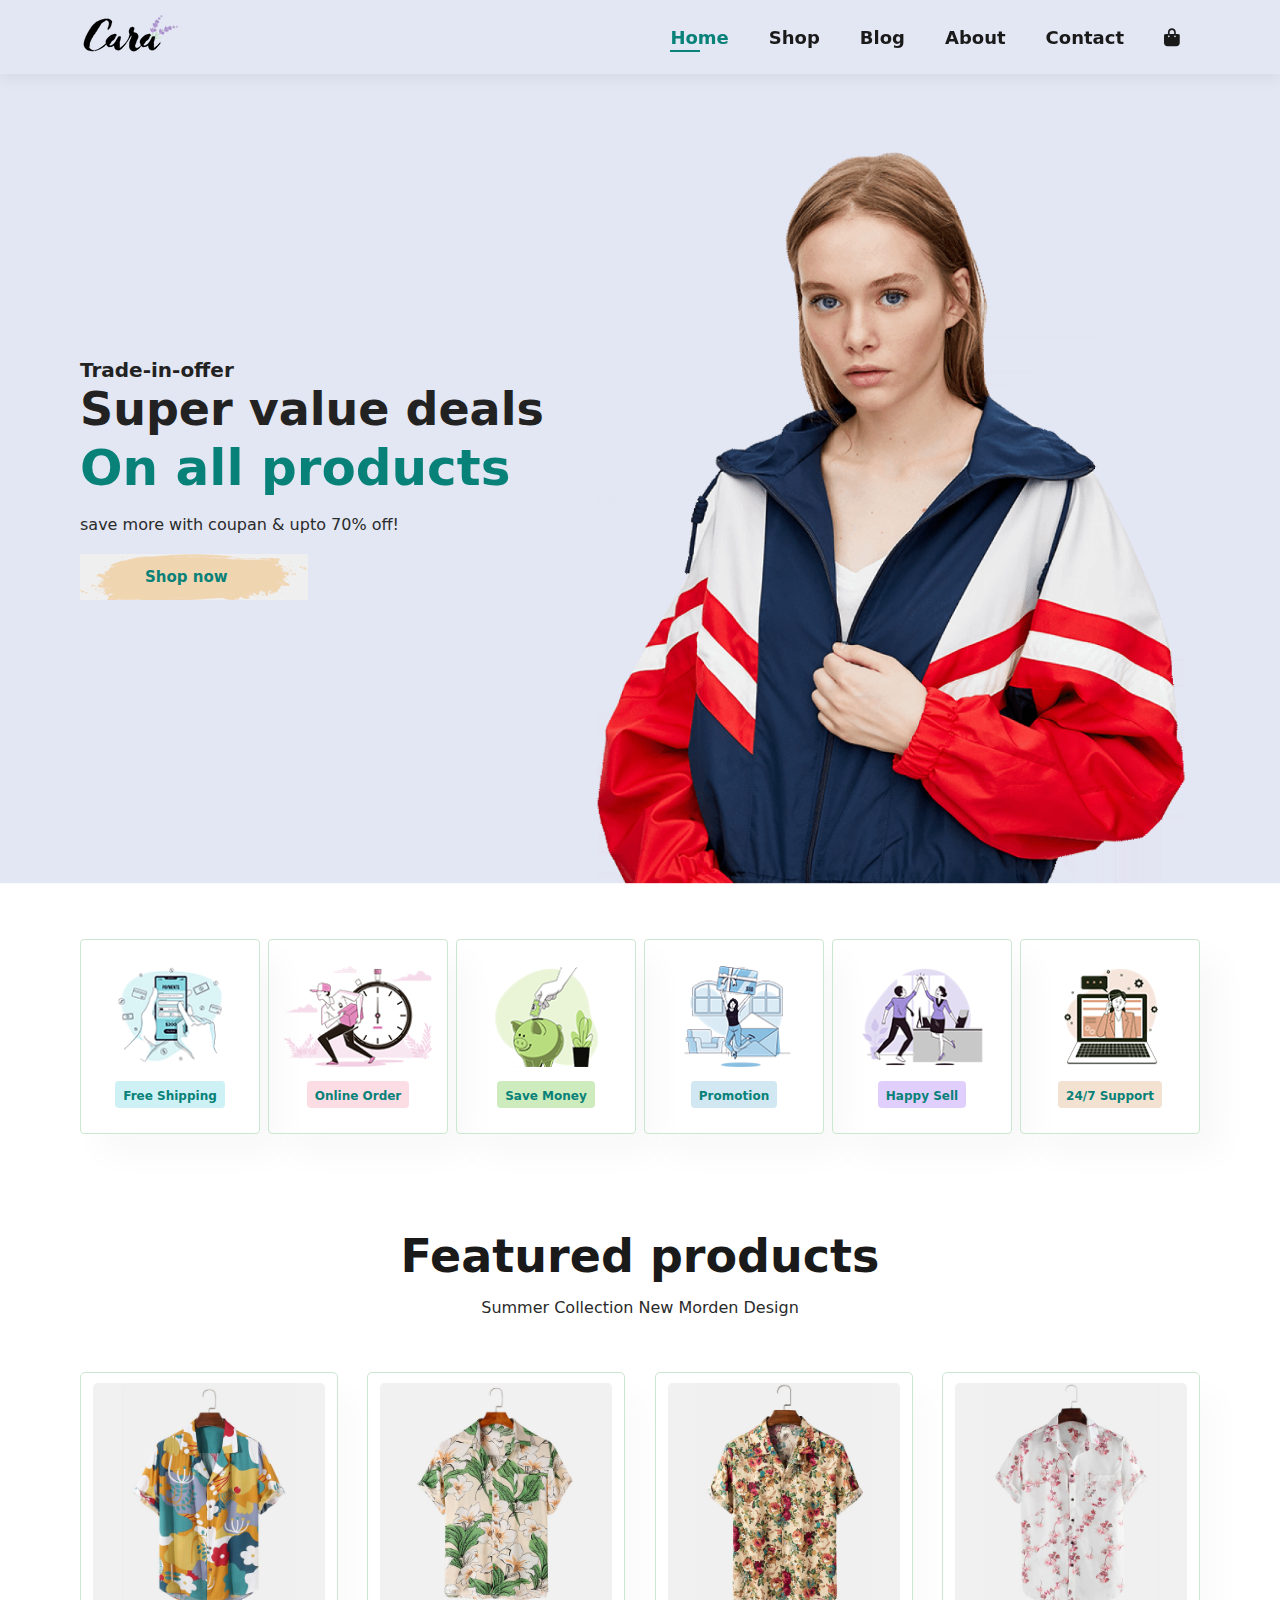
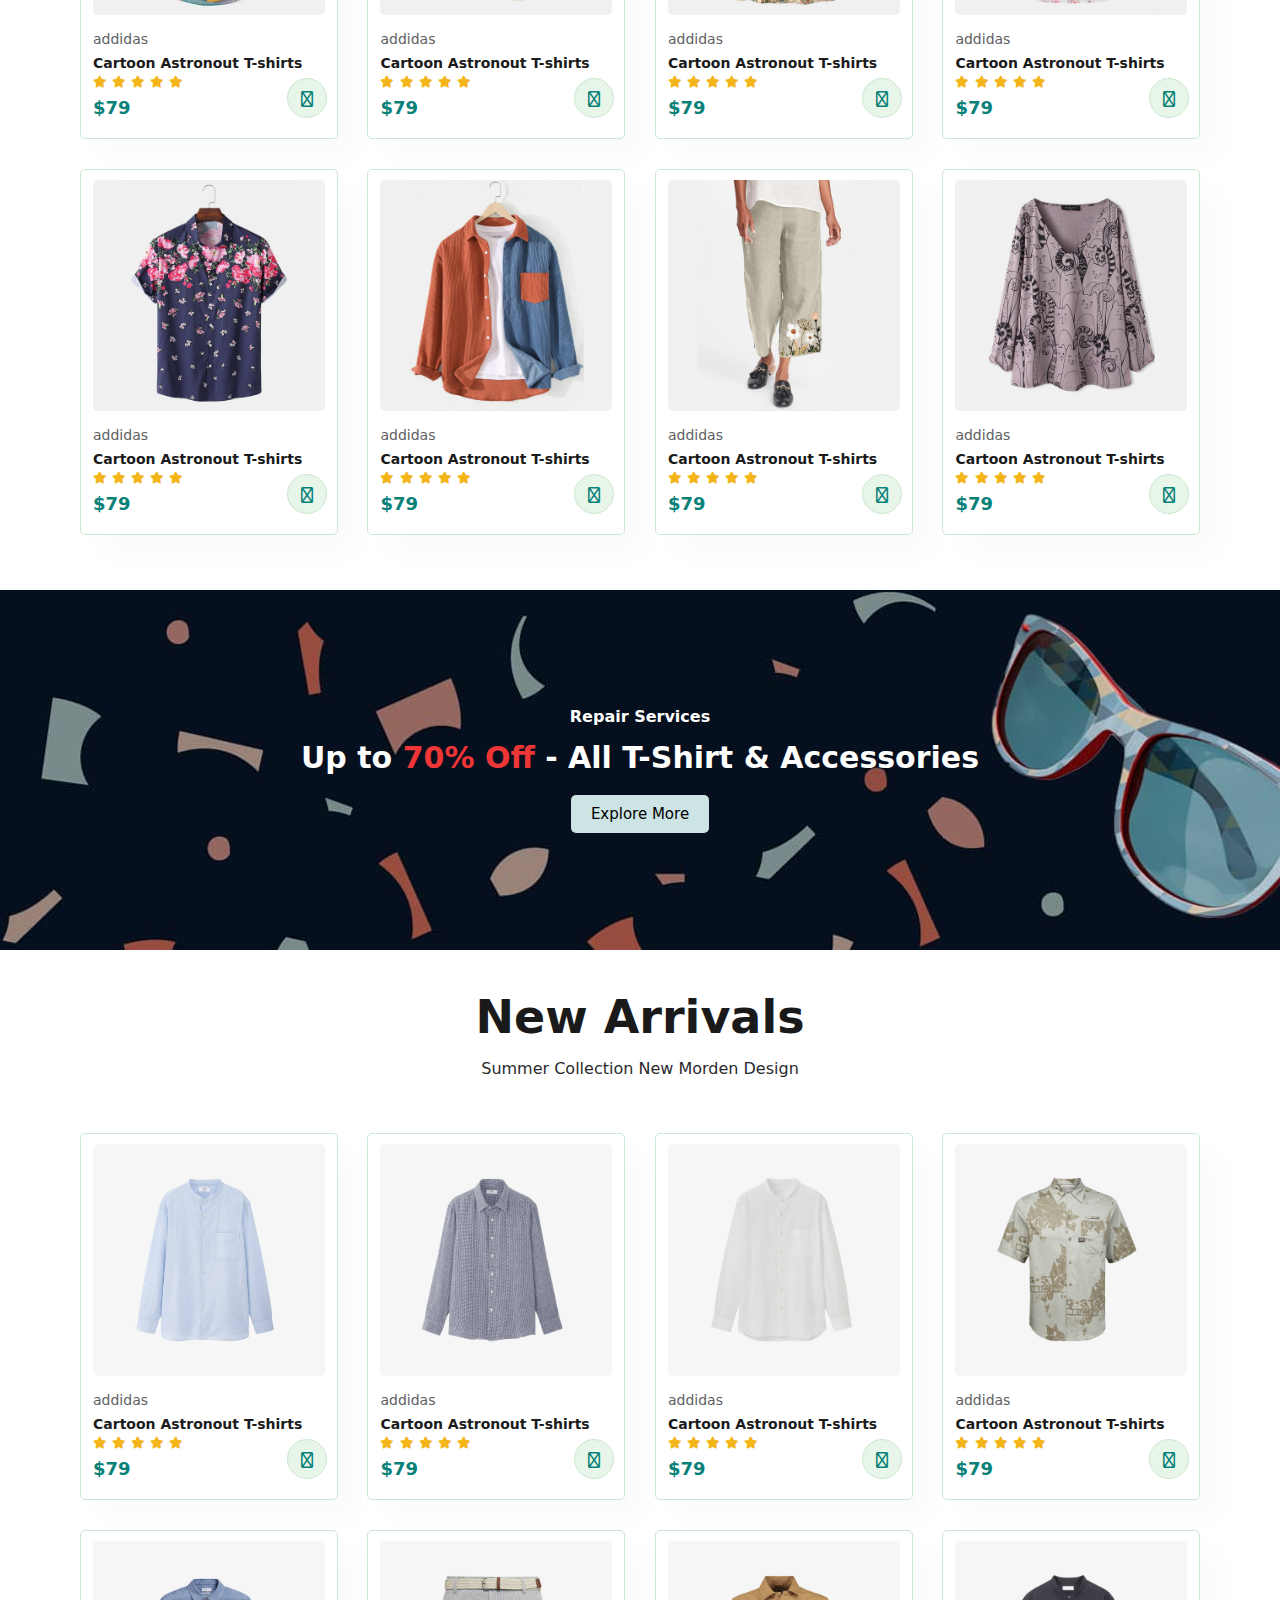
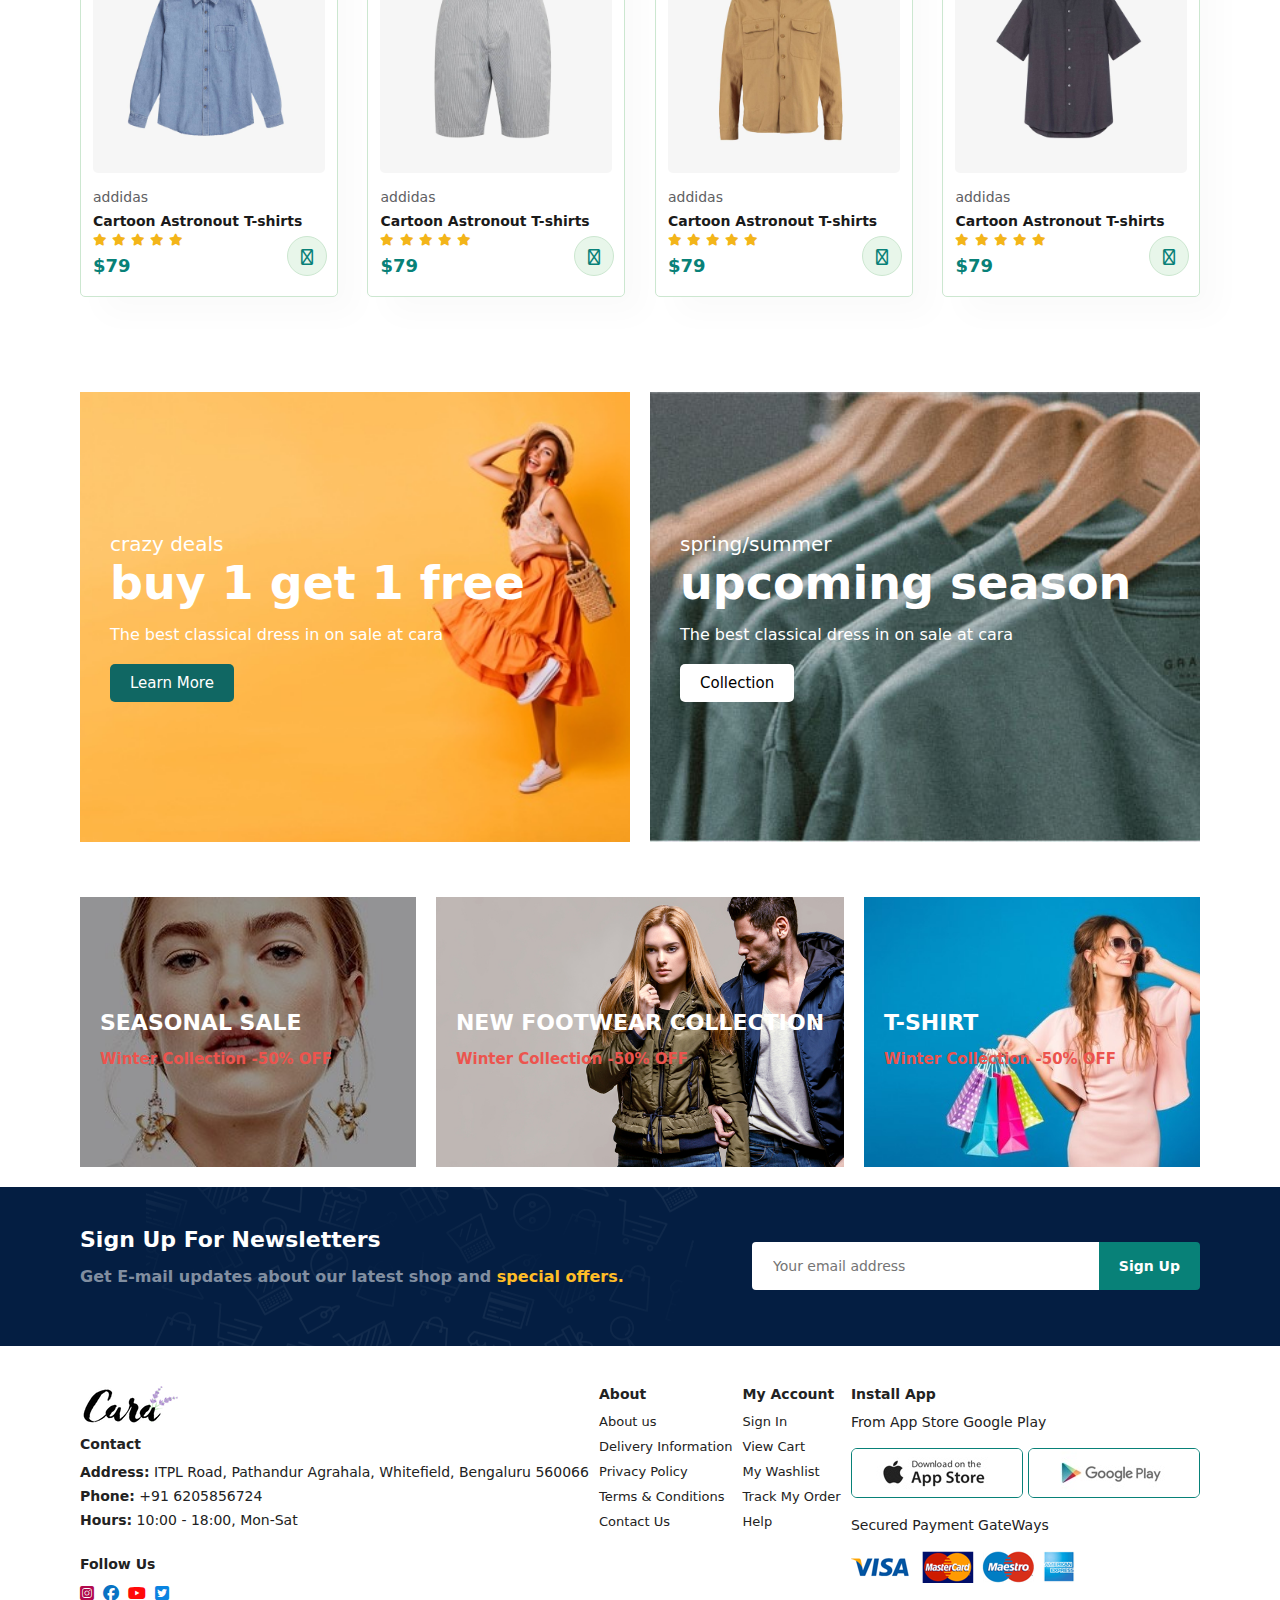
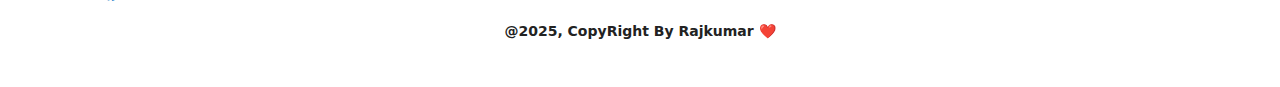
<file: index.html>
<!DOCTYPE html>
<html lang="en">
<head>
    <meta charset="UTF-8">
    <meta name="viewport" content="width=device-width, initial-scale=1.0">
    <title>Ecommerce Store</title>
    <link rel="icon" href="https://img.freepik.com/premium-vector/ecommerce-gradient-logo-design_269830-696.jpg?ga=GA1.1.856026252.1735303750&semt=ais_hybrid">
    <link rel="stylesheet" href="style.css">
    <link rel="stylesheet" href="https://cdnjs.cloudflare.com/ajax/libs/font-awesome/6.5.1/css/all.min.css">
    <link href="https://fonts.googleapis.com/css?family=Poppins:100,100italic,200,200italic,300,300italic,regular,italic,500,500italic,600,600italic,700,700italic,800,800italic,900,900italic" rel="stylesheet" />
</head>
<body>
    <header id="header">
        <a href="#"><img src="./img/logo.png" alt=""></a>
        <div >
            <ul id="navbar">
                <li><a class="active" href="index.html">Home</a></li>
                <li><a href="shop.html">Shop</a></li>
                <li><a href="blog.html">Blog</a></li>
                <li><a href="about.html">About</a></li>
                <li><a href="contact.html">Contact</a></li>
                <li><a id="lg-bag" href="cart.html"><i class="fa-solid fa-bag-shopping"></i></a></li>
                <a href="#" id="close"><i class="fa-solid fa-xmark"></i></a>
            </ul>
        </div>
        <div id="mobile">
            <a href="cart.html"><i class="fa-solid fa-bag-shopping"></i></a>
            <i id="bar" class="fa-solid fa-bars"></i>
        </div>
    </header>

    <section class="hero">
        <h4>Trade-in-offer</h4>
        <h2>Super value deals</h2>
        <h1> On all products</h1>
        <p>save more with coupan & upto 70% off!</p>
        <button>Shop now</button>
    </section>

    <section class="section-p1" id="feature">
        <div class="f-box">
            <img src="./img/features/f1.png" alt="">
            <h6>Free Shipping</h6>
        </div>
        <div class="f-box">
            <img src="./img/features/f2.png" alt="">
            <h6>Online Order</h6>
        </div>
        <div class="f-box">
            <img src="./img/features/f3.png" alt="">
            <h6>Save Money</h6>
        </div>
        <div class="f-box">
            <img src="./img/features/f4.png" alt="">
            <h6>Promotion</h6>
        </div>
        <div class="f-box">
            <img src="./img/features/f5.png" alt="">
            <h6>Happy Sell</h6>
        </div>
        <div class="f-box">
            <img src="./img/features/f6.png" alt="">
            <h6>24/7 Support</h6>
        </div>
    </section>
    
    <section id="product1"class="section-p1" >
        <h2>Featured products</h2>
        <p>Summer Collection New Morden Design</p>
        <div class="pro-container">
            <div class="pro">
                <img src="./img/products/f1.jpg" alt="">
                <div class="des">
                    <span>addidas</span>
                    <h5>Cartoon Astronout T-shirts</h5>
                    <div class="star">
                        <i class="fas fa-star "></i>
                        <i class="fas fa-star "></i>
                        <i class="fas fa-star "></i>
                        <i class="fas fa-star "></i>
                        <i class="fas fa-star "></i>
                    </div>
                    <h4>$79</h4>
                </div>
                <a href="#"><i class="fas fa-cart-arrow-down add"></i></a>
            </div>
       
            <div class="pro">
                <img src="./img/products/f2.jpg" alt="">
                <div class="des">
                    <span>addidas</span>
                    <h5>Cartoon Astronout T-shirts</h5>
                    <div class="star">
                        <i class="fas fa-star "></i>
                        <i class="fas fa-star "></i>
                        <i class="fas fa-star "></i>
                        <i class="fas fa-star "></i>
                        <i class="fas fa-star "></i>
                    </div>
                    <h4>$79</h4>
                </div>
                <a href="#"><i class="fas fa-cart-arrow-down add"></i></a>
            </div>
            <div class="pro">
                <img src="./img/products/f3.jpg" alt="">
                <div class="des">
                    <span>addidas</span>
                    <h5>Cartoon Astronout T-shirts</h5>
                    <div class="star">
                        <i class="fas fa-star "></i>
                        <i class="fas fa-star "></i>
                        <i class="fas fa-star "></i>
                        <i class="fas fa-star "></i>
                        <i class="fas fa-star "></i>
                    </div>
                    <h4>$79</h4>
                </div>
                <a href="#"><i class="fas fa-cart-arrow-down add"></i></a>
            </div>
            <div class="pro">
                <img src="./img/products/f4.jpg" alt="">
                <div class="des">
                    <span>addidas</span>
                    <h5>Cartoon Astronout T-shirts</h5>
                    <div class="star">
                        <i class="fas fa-star "></i>
                        <i class="fas fa-star "></i>
                        <i class="fas fa-star "></i>
                        <i class="fas fa-star "></i>
                        <i class="fas fa-star "></i>
                    </div>
                    <h4>$79</h4>
                </div>
                <a href="#"><i class="fas fa-cart-arrow-down add"></i></a>
            </div>
            <div class="pro">
                <img src="./img/products/f5.jpg" alt="">
                <div class="des">
                    <span>addidas</span>
                    <h5>Cartoon Astronout T-shirts</h5>
                    <div class="star">
                        <i class="fas fa-star "></i>
                        <i class="fas fa-star "></i>
                        <i class="fas fa-star "></i>
                        <i class="fas fa-star "></i>
                        <i class="fas fa-star "></i>
                    </div>
                    <h4>$79</h4>
                </div>
                <a href="#"><i class="fas fa-cart-arrow-down add"></i></a>
            </div>
            <div class="pro">
                <img src="./img/products/f6.jpg" alt="">
                <div class="des">
                    <span>addidas</span>
                    <h5>Cartoon Astronout T-shirts</h5>
                    <div class="star">
                        <i class="fas fa-star "></i>
                        <i class="fas fa-star "></i>
                        <i class="fas fa-star "></i>
                        <i class="fas fa-star "></i>
                        <i class="fas fa-star "></i>
                    </div>
                    <h4>$79</h4>
                </div>
                <a href="#"><i class="fas fa-cart-arrow-down add"></i></a>
            </div>
            <div class="pro">
                <img src="./img/products/f7.jpg" alt="">
                <div class="des">
                    <span>addidas</span>
                    <h5>Cartoon Astronout T-shirts</h5>
                    <div class="star">
                        <i class="fas fa-star "></i>
                        <i class="fas fa-star "></i>
                        <i class="fas fa-star "></i>
                        <i class="fas fa-star "></i>
                        <i class="fas fa-star "></i>
                    </div>
                    <h4>$79</h4>
                </div>
                <a href="#"><i class="fas fa-cart-arrow-down add"></i></a>
            </div>
            <div class="pro">
                <img src="./img/products/f8.jpg" alt="">
                <div class="des">
                    <span>addidas</span>
                    <h5>Cartoon Astronout T-shirts</h5>
                    <div class="star">
                        <i class="fas fa-star "></i>
                        <i class="fas fa-star "></i>
                        <i class="fas fa-star "></i>
                        <i class="fas fa-star "></i>
                        <i class="fas fa-star "></i>
                    </div>
                    <h4>$79</h4>
                </div>
                <a href="#"><i class="fas fa-cart-arrow-down add"></i></a>
            </div>
        </div>

    </section>

    <section id="banner">
        <h4>Repair Services</h4>
        <h2>Up to <span>70% Off </span>- All T-Shirt & Accessories</h2>
        <button>Explore More</button>
    </section>
   
    <section id="product1" class="section-p1" >
        <h2>New Arrivals</h2>
        <p>Summer Collection New Morden Design</p>
        <div class="pro-container">
            <div class="pro">
                <img src="./img/products/n1.jpg" alt="">
                <div class="des">
                    <span>addidas</span>
                    <h5>Cartoon Astronout T-shirts</h5>
                    <div class="star">
                        <i class="fas fa-star "></i>
                        <i class="fas fa-star "></i>
                        <i class="fas fa-star "></i>
                        <i class="fas fa-star "></i>
                        <i class="fas fa-star "></i>
                    </div>
                    <h4>$79</h4>
                </div>
                <a href="#"><i class="fas fa-cart-arrow-down add"></i></a>
            </div>
       
            <div class="pro">
                <img src="./img/products/n2.jpg" alt="">
                <div class="des">
                    <span>addidas</span>
                    <h5>Cartoon Astronout T-shirts</h5>
                    <div class="star">
                        <i class="fas fa-star "></i>
                        <i class="fas fa-star "></i>
                        <i class="fas fa-star "></i>
                        <i class="fas fa-star "></i>
                        <i class="fas fa-star "></i>
                    </div>
                    <h4>$79</h4>
                </div>
                <a href="#"><i class="fas fa-cart-arrow-down add"></i></a>
            </div>
            <div class="pro">
                <img src="./img/products/n3.jpg" alt="">
                <div class="des">
                    <span>addidas</span>
                    <h5>Cartoon Astronout T-shirts</h5>
                    <div class="star">
                        <i class="fas fa-star "></i>
                        <i class="fas fa-star "></i>
                        <i class="fas fa-star "></i>
                        <i class="fas fa-star "></i>
                        <i class="fas fa-star "></i>
                    </div>
                    <h4>$79</h4>
                </div>
                <a href="#"><i class="fas fa-cart-arrow-down add"></i></a>
            </div>
            <div class="pro">
                <img src="./img/products/n4.jpg" alt="">
                <div class="des">
                    <span>addidas</span>
                    <h5>Cartoon Astronout T-shirts</h5>
                    <div class="star">
                        <i class="fas fa-star "></i>
                        <i class="fas fa-star "></i>
                        <i class="fas fa-star "></i>
                        <i class="fas fa-star "></i>
                        <i class="fas fa-star "></i>
                    </div>
                    <h4>$79</h4>
                </div>
                <a href="#"><i class="fas fa-cart-arrow-down add"></i></a>
            </div>
            <div class="pro">
                <img src="./img/products/n5.jpg" alt="">
                <div class="des">
                    <span>addidas</span>
                    <h5>Cartoon Astronout T-shirts</h5>
                    <div class="star">
                        <i class="fas fa-star "></i>
                        <i class="fas fa-star "></i>
                        <i class="fas fa-star "></i>
                        <i class="fas fa-star "></i>
                        <i class="fas fa-star "></i>
                    </div>
                    <h4>$79</h4>
                </div>
                <a href="#"><i class="fas fa-cart-arrow-down add"></i></a>
            </div>
            <div class="pro">
                <img src="./img/products/n6.jpg" alt="">
                <div class="des">
                    <span>addidas</span>
                    <h5>Cartoon Astronout T-shirts</h5>
                    <div class="star">
                        <i class="fas fa-star "></i>
                        <i class="fas fa-star "></i>
                        <i class="fas fa-star "></i>
                        <i class="fas fa-star "></i>
                        <i class="fas fa-star "></i>
                    </div>
                    <h4>$79</h4>
                </div>
                <a href="#"><i class="fas fa-cart-arrow-down add"></i></a>
            </div>
            <div class="pro">
                <img src="./img/products/n7.jpg" alt="">
                <div class="des">
                    <span>addidas</span>
                    <h5>Cartoon Astronout T-shirts</h5>
                    <div class="star">
                        <i class="fas fa-star "></i>
                        <i class="fas fa-star "></i>
                        <i class="fas fa-star "></i>
                        <i class="fas fa-star "></i>
                        <i class="fas fa-star "></i>
                    </div>
                    <h4>$79</h4>
                </div>
                <a href="#"><i class="fas fa-cart-arrow-down add"></i></a>
            </div>
            <div class="pro">
                <img src="./img/products/n8.jpg" alt="">
                <div class="des">
                    <span>addidas</span>
                    <h5>Cartoon Astronout T-shirts</h5>
                    <div class="star">
                        <i class="fas fa-star "></i>
                        <i class="fas fa-star "></i>
                        <i class="fas fa-star "></i>
                        <i class="fas fa-star "></i>
                        <i class="fas fa-star "></i>
                    </div>
                    <h4>$79</h4>
                </div>
                <a href="#"><i class="fas fa-cart-arrow-down add"></i></a>
            </div>
        </div>

    </section>

    <section id="sm-banner" class="section-p1">
      <div class="banner-box">
        <h4>crazy deals</h4>
        <h2>buy 1 get 1 free</h2>
        <p>The best classical dress in on sale at cara </p>
        <button>Learn More</button>
      </div>
      <div class="banner-box2">
        <h4>spring/summer</h4>
        <h2>upcoming season</h2>
        <p>The best classical dress in on sale at cara </p>
        <button>Collection</button>
      </div>
    </section>

    <section id="banner3">
        <div class="banner-box">
            <h2>SEASONAL SALE</h2>
            <h4>Winter Collection -50% OFF</h4>
        </div>
        <div class="banner-box banner-box2">
            <h2>NEW FOOTWEAR COLLECTION</h2>
            <h4>Winter Collection -50% OFF</h4>
        </div>
        <div class="banner-box banner-box3">
            <h2>T-SHIRT</h2>
            <h4>Winter Collection -50% OFF</h4>
        </div>
    </section>

    <section id="newsletter" class="section-p1">
        <div class="newstext">
            <h4>Sign Up For Newsletters</h4>
            <p>Get E-mail updates about our latest shop and <span>special offers.</span></p>
        </div>
        <div class="form">
            <input type="text" placeholder="Your email address">
             <button>Sign Up</button>
        </div>
    </section>

    <footer class="section-p1">
        <div class="col">
            <img src="./img/logo.png" alt="">
            <h4>Contact</h4>
            <p><b>Address:</b> ITPL Road, Pathandur Agrahala, Whitefield, Bengaluru 560066</p>
            <p><b>Phone:</b> +91 6205856724</p>
            <p><b>Hours:</b> 10:00 - 18:00, Mon-Sat</p>
            <div class="follow">
                <h4>Follow Us</h4>
                <div class="icon">
                    <i class="fa-brands fa-square-instagram" style="color: #b20a4e;"></i>
                    <i class="fa-brands fa-facebook" style="color: #0873c4;"></i>
                    <i class="fa-brands fa-youtube" style="color: #ff0a0a;"></i>
                    <i class="fa-brands fa-square-twitter" style="color: #0984e1;"></i>
                </div>
            </div>
        </div>
        <div class="col">
            <h4>About</h4>
            <a href="#">About us</a>
            <a href="#">Delivery Information</a>
            <a href="#">Privacy Policy</a>
            <a href="#">Terms & Conditions</a>
            <a href="#">Contact Us</a>
        </div>
        <div class="col">
            <h4>My Account </h4>
            <a href="#">Sign In</a>
            <a href="#">View Cart</a>
            <a href="#">My Washlist</a>
            <a href="#">Track My Order</a>
            <a href="#">Help</a>
        </div>
        <div class="col install">
            <h4>Install App</h4>
            <p>From App Store Google Play</p>
            <div class="row">
                <img src="./img/pay/app.jpg" alt="">
                <img src="./img/pay/play.jpg" alt="">
            </div>
            <p>Secured Payment GateWays</p>
            <img src="./img/pay/pay.png" alt="">
        </div>
        <div class="copyright">
            <p>@2025, CopyRight By Rajkumar ❤️ </p>
        </div>
    </footer>
    <script src="script.js"></script>
</body>
</html>
</file>
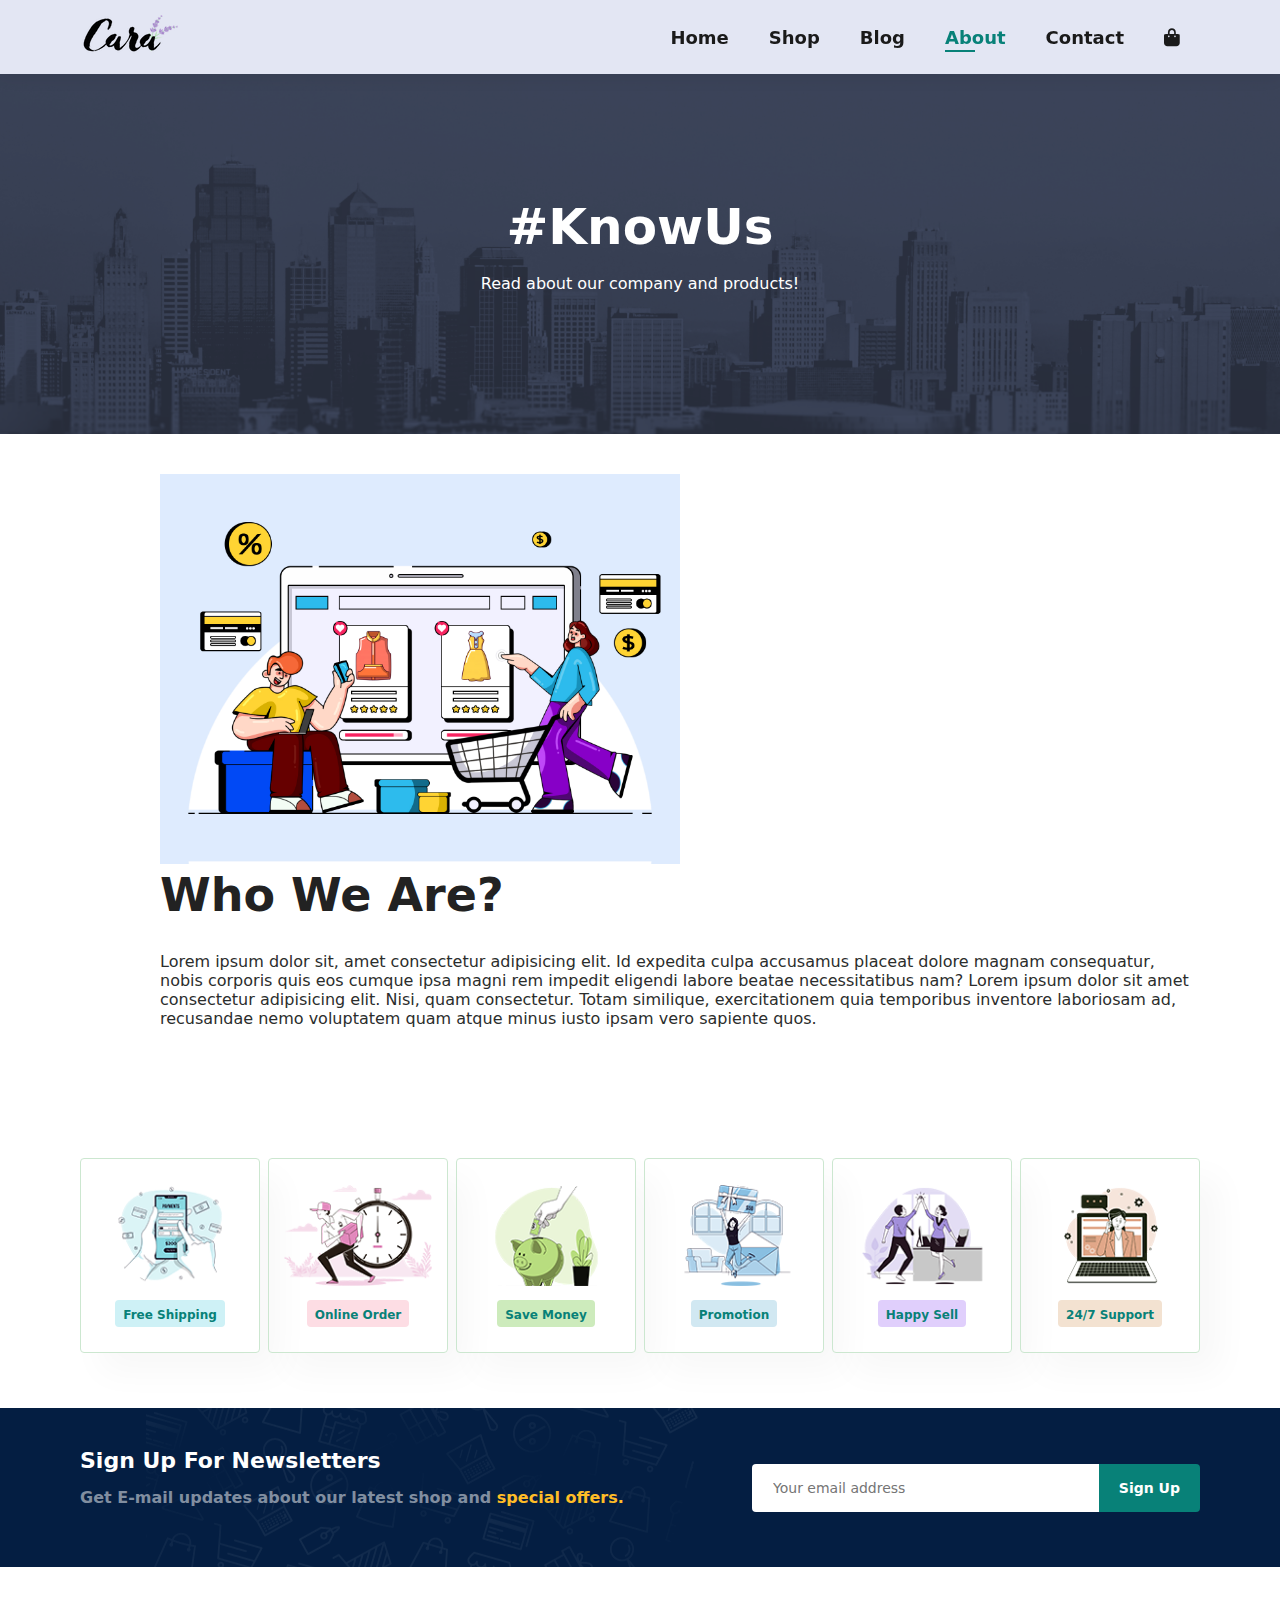
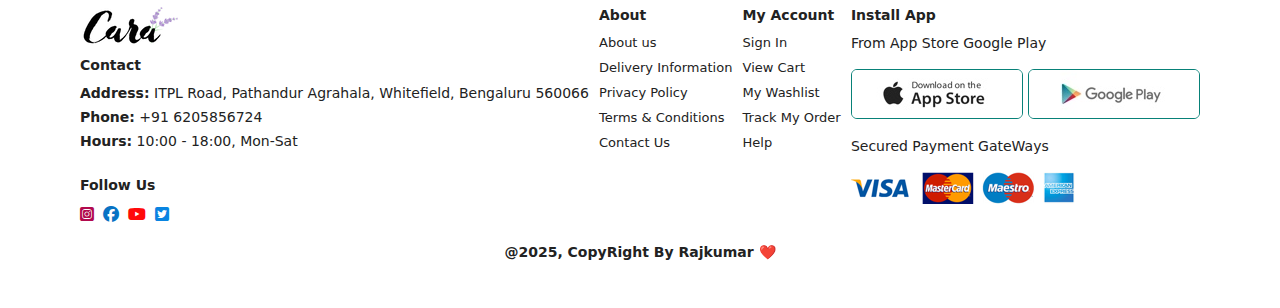
<file: about.html>
<!DOCTYPE html>
<html lang="en">
<head>
    <meta charset="UTF-8">
    <meta name="viewport" content="width=device-width, initial-scale=1.0">
    <title>Ecommerce Store</title>
    <link rel="icon" href="https://img.freepik.com/premium-vector/ecommerce-gradient-logo-design_269830-696.jpg?ga=GA1.1.856026252.1735303750&semt=ais_hybrid">
    <link rel="stylesheet" href="style.css">
    <link rel="stylesheet" href="https://cdnjs.cloudflare.com/ajax/libs/font-awesome/6.5.1/css/all.min.css">
    <link href="https://fonts.googleapis.com/css?family=Poppins:100,100italic,200,200italic,300,300italic,regular,italic,500,500italic,600,600italic,700,700italic,800,800italic,900,900italic" rel="stylesheet" />
</head>
<body>
    <header id="header">
        <a href="#"><img src="./img/logo.png" alt=""></a>
        <div >
            <ul id="navbar">
                <li><a href="index.html">Home</a></li>
                <li><a href="shop.html">Shop</a></li>
                <li><a href="blog.html">Blog</a></li>
                <li><a class="active" href="about.html">About</a></li>
                <li><a href="contact.html">Contact</a></li>
                <li><a id="lg-bag" href="cart.html"><i class="fa-solid fa-bag-shopping"></i></a></li>
                <a href="#" id="close"><i class="fa-solid fa-xmark"></i></a>
            </ul>
        </div>
        <div id="mobile">
            <a href="cart.html"><i class="fa-solid fa-bag-shopping"></i></a>
            <i id="bar" class="fa-solid fa-bars"></i>
        </div>
    </header>

    <section class="about-header">
        <h1> #KnowUs</h1>
        <p>Read about our company and products!</p>
    </section>

    <section id="about-head" class="section-p1">
        <div class="about-head">
            <div class="about-img">
                <img src="./img/about/a6.jpg" alt="">
            </div>
            <div class="about-details">
                <h2>Who We Are?</h2>
                <p>Lorem ipsum dolor sit, amet consectetur adipisicing elit. Id expedita culpa accusamus placeat dolore magnam consequatur, nobis corporis quis eos cumque ipsa magni rem impedit eligendi labore beatae necessitatibus nam? Lorem ipsum dolor sit amet consectetur adipisicing elit. Nisi, quam consectetur. Totam similique, exercitationem quia temporibus inventore laboriosam ad, recusandae nemo voluptatem quam atque minus iusto ipsam vero sapiente quos.</p>
            </div>
        </div>
    </section>

    <section class="section-p1" id="feature">
        <div class="f-box">
            <img src="./img/features/f1.png" alt="">
            <h6>Free Shipping</h6>
        </div>
        <div class="f-box">
            <img src="./img/features/f2.png" alt="">
            <h6>Online Order</h6>
        </div>
        <div class="f-box">
            <img src="./img/features/f3.png" alt="">
            <h6>Save Money</h6>
        </div>
        <div class="f-box">
            <img src="./img/features/f4.png" alt="">
            <h6>Promotion</h6>
        </div>
        <div class="f-box">
            <img src="./img/features/f5.png" alt="">
            <h6>Happy Sell</h6>
        </div>
        <div class="f-box">
            <img src="./img/features/f6.png" alt="">
            <h6>24/7 Support</h6>
        </div>
    </section>

    <section id="newsletter" class="section-p1">
        <div class="newstext">
            <h4>Sign Up For Newsletters</h4>
            <p>Get E-mail updates about our latest shop and <span>special offers.</span></p>
        </div>
        <div class="form">
            <input type="text" placeholder="Your email address">
             <button>Sign Up</button>
        </div>
    </section>

    <footer class="section-p1">
        <div class="col">
            <img src="./img/logo.png" alt="">
            <h4>Contact</h4>
            <p><b>Address:</b> ITPL Road, Pathandur Agrahala, Whitefield, Bengaluru 560066</p>
            <p><b>Phone:</b> +91 6205856724</p>
            <p><b>Hours:</b> 10:00 - 18:00, Mon-Sat</p>
            <div class="follow">
                <h4>Follow Us</h4>
                <div class="icon">
                    <i class="fa-brands fa-square-instagram" style="color: #b20a4e;"></i>
                    <i class="fa-brands fa-facebook" style="color: #0873c4;"></i>
                    <i class="fa-brands fa-youtube" style="color: #ff0a0a;"></i>
                    <i class="fa-brands fa-square-twitter" style="color: #0984e1;"></i>
                </div>
            </div>
        </div>
        <div class="col">
            <h4>About</h4>
            <a href="#">About us</a>
            <a href="#">Delivery Information</a>
            <a href="#">Privacy Policy</a>
            <a href="#">Terms & Conditions</a>
            <a href="#">Contact Us</a>
        </div>
        <div class="col">
            <h4>My Account </h4>
            <a href="#">Sign In</a>
            <a href="#">View Cart</a>
            <a href="#">My Washlist</a>
            <a href="#">Track My Order</a>
            <a href="#">Help</a>
        </div>
        <div class="col install">
            <h4>Install App</h4>
            <p>From App Store Google Play</p>
            <div class="row">
                <img src="./img/pay/app.jpg" alt="">
                <img src="./img/pay/play.jpg" alt="">
            </div>
            <p>Secured Payment GateWays</p>
            <img src="./img/pay/pay.png" alt="">
        </div>
        <div class="copyright">
            <p>@2025, CopyRight By Rajkumar ❤️ </p>
        </div>
    </footer>
    <script src="script.js"></script>
</body>
</html>
</file>
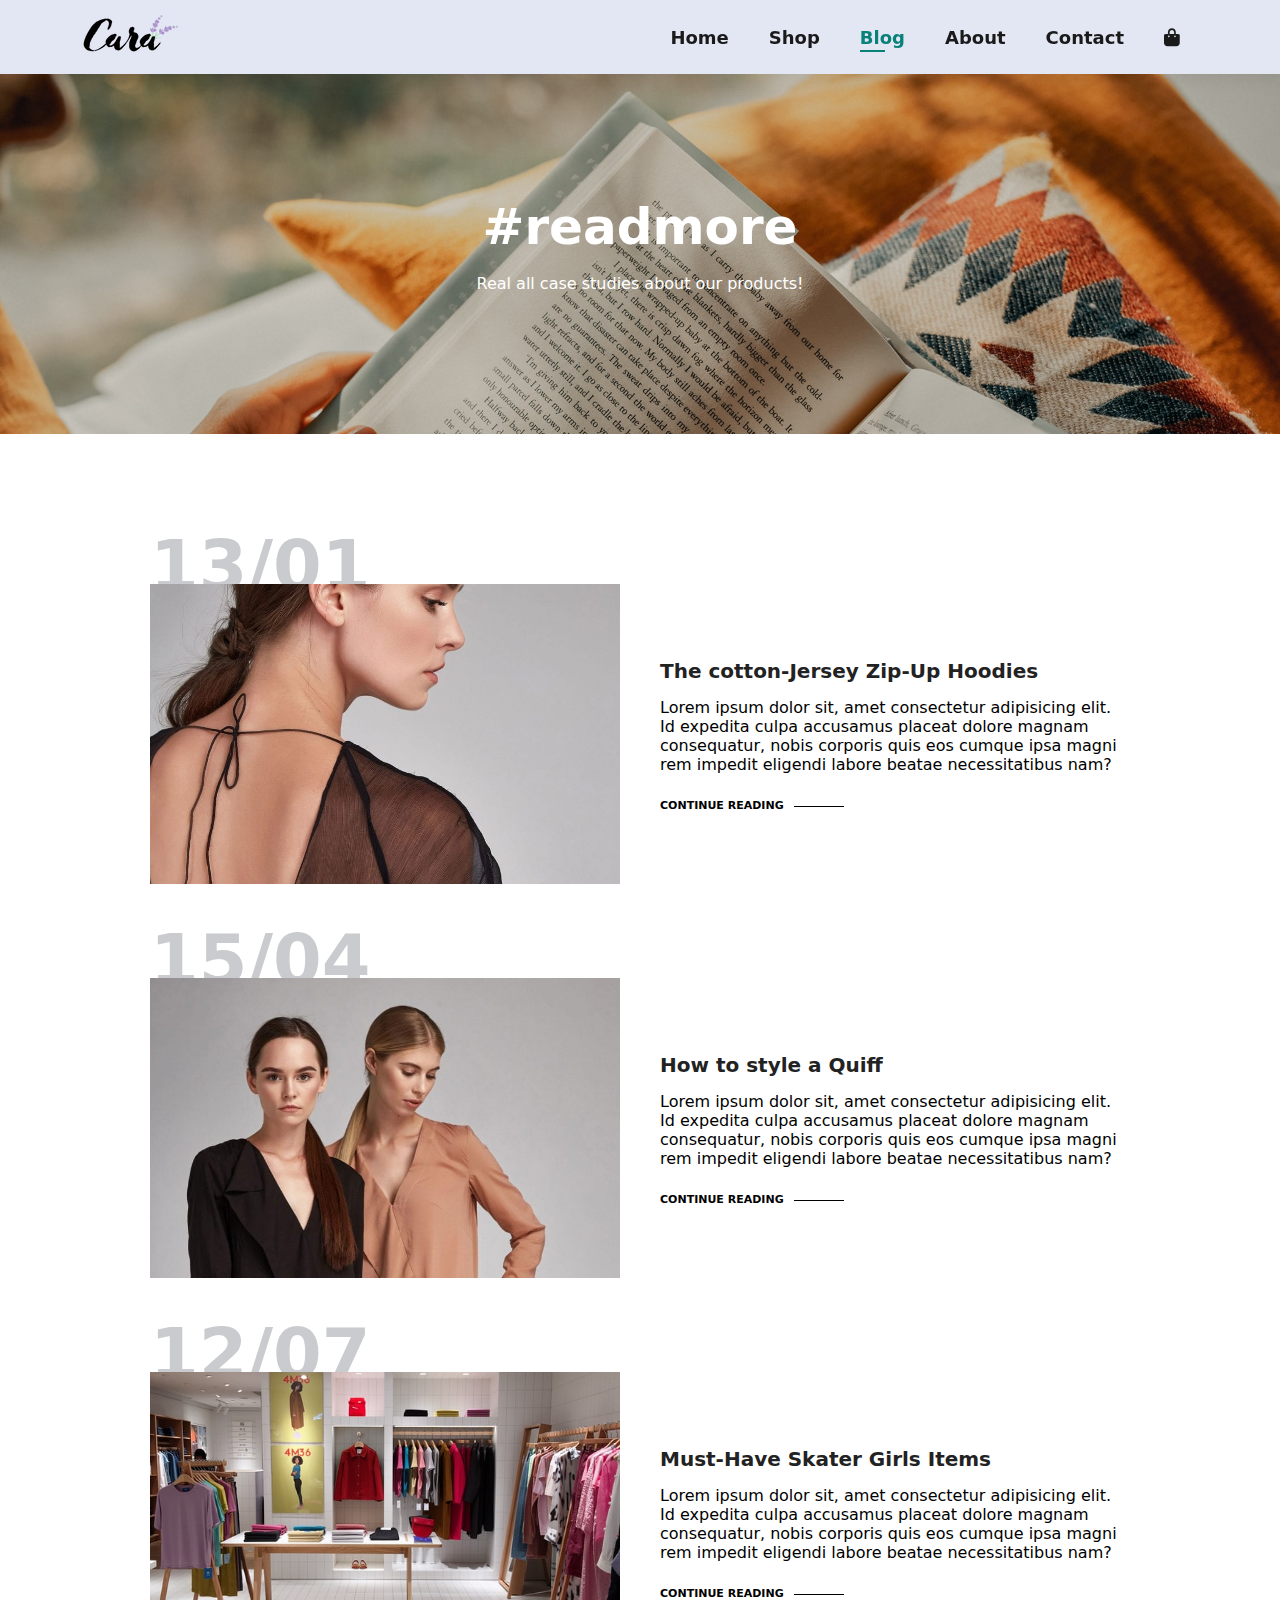
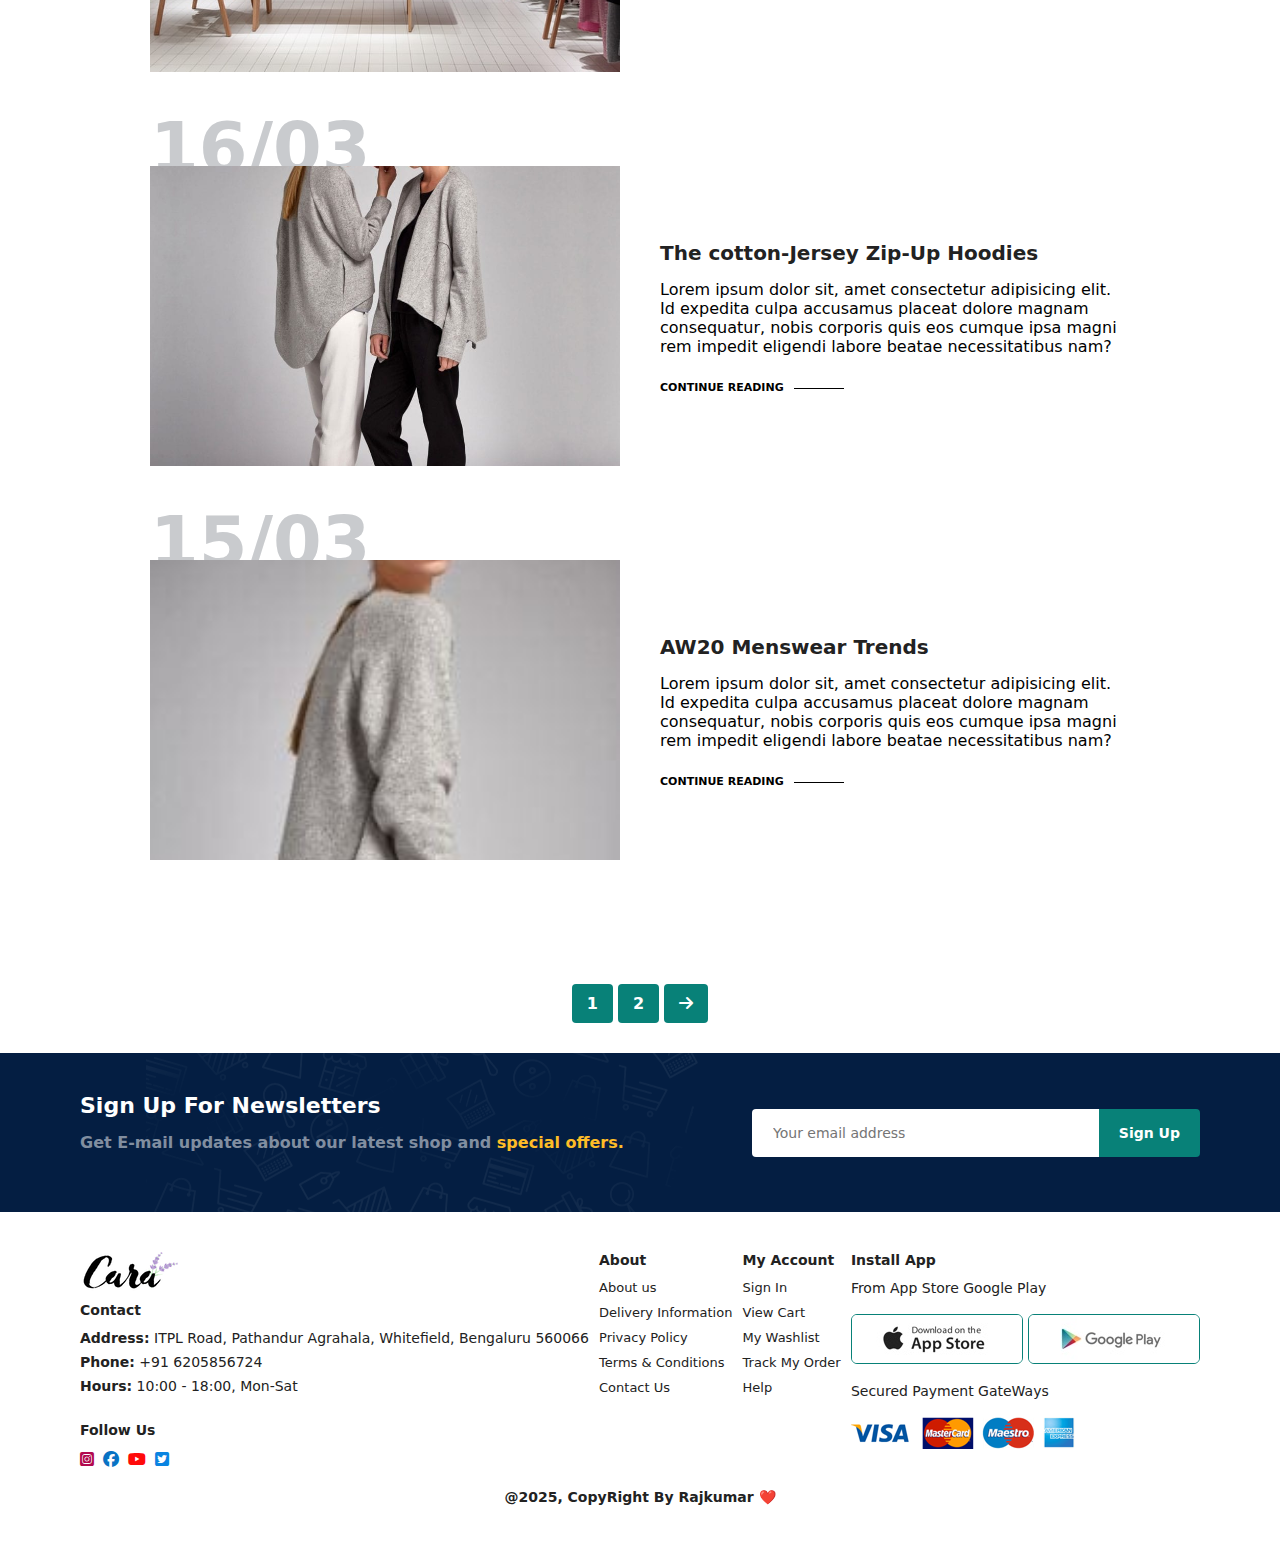
<file: blog.html>
<!DOCTYPE html>
<html lang="en">
<head>
    <meta charset="UTF-8">
    <meta name="viewport" content="width=device-width, initial-scale=1.0">
    <title>Ecommerce Store</title>
    <link rel="icon" href="https://img.freepik.com/premium-vector/ecommerce-gradient-logo-design_269830-696.jpg?ga=GA1.1.856026252.1735303750&semt=ais_hybrid">
    <link rel="stylesheet" href="style.css">
    <link rel="stylesheet" href="https://cdnjs.cloudflare.com/ajax/libs/font-awesome/6.5.1/css/all.min.css">
    <link href="https://fonts.googleapis.com/css?family=Poppins:100,100italic,200,200italic,300,300italic,regular,italic,500,500italic,600,600italic,700,700italic,800,800italic,900,900italic" rel="stylesheet" />
</head>
<body>
    <header id="header">
        <a href="#"><img src="./img/logo.png" alt=""></a>
        <div >
            <ul id="navbar">
                <li><a href="index.html">Home</a></li>
                <li><a href="shop.html">Shop</a></li>
                <li><a class="active" href="blog.html">Blog</a></li>
                <li><a href="about.html">About</a></li>
                <li><a href="contact.html">Contact</a></li>
                <li><a id="lg-bag" href="cart.html"><i class="fa-solid fa-bag-shopping"></i></a></li>
                <a href="#" id="close"><i class="fa-solid fa-xmark"></i></a>
            </ul>
        </div>
        <div id="mobile">
            <a href="cart.html"><i class="fa-solid fa-bag-shopping"></i></a>
            <i id="bar" class="fa-solid fa-bars"></i>
        </div>
    </header>

    <section class="blog-header">
        <h1> #readmore</h1>
        <p>Real all case studies about our products!</p>
    </section>

    <section id="blog">
        <div class="blog-box">
            <div class="blog-img">
                <img src="./img/blog/b1.jpg" alt="">
            </div>
            <div class="blog-details">
                <h4>The cotton-Jersey Zip-Up Hoodies</h4>
                <p>Lorem ipsum dolor sit, amet consectetur adipisicing elit. Id expedita culpa accusamus placeat dolore magnam consequatur, nobis corporis quis eos cumque ipsa magni rem impedit eligendi labore beatae necessitatibus nam?</p>
                <a href="#">CONTINUE READING</a>
            </div>
            <h1>13/01</h1>
        </div>
        <div class="blog-box">
            <div class="blog-img">
                <img src="./img/blog/b2.jpg" alt="">
            </div>
            <div class="blog-details">
                <h4>How to style a Quiff</h4>
                <p>Lorem ipsum dolor sit, amet consectetur adipisicing elit. Id expedita culpa accusamus placeat dolore magnam consequatur, nobis corporis quis eos cumque ipsa magni rem impedit eligendi labore beatae necessitatibus nam?</p>
                <a href="#">CONTINUE READING</a>
            </div>
            <h1>15/04</h1>
        </div>
        <div class="blog-box">
            <div class="blog-img">
                <img src="./img/blog/b3.jpg" alt="">
            </div>
            <div class="blog-details">
                <h4>Must-Have Skater Girls Items</h4>
                <p>Lorem ipsum dolor sit, amet consectetur adipisicing elit. Id expedita culpa accusamus placeat dolore magnam consequatur, nobis corporis quis eos cumque ipsa magni rem impedit eligendi labore beatae necessitatibus nam?</p>
                <a href="#">CONTINUE READING</a>
            </div>
            <h1>12/07</h1>
        </div>
        <div class="blog-box">
            <div class="blog-img">
                <img src="./img/blog/b4.jpg" alt="">
            </div>
            <div class="blog-details">
                <h4>The cotton-Jersey Zip-Up Hoodies</h4>
                <p>Lorem ipsum dolor sit, amet consectetur adipisicing elit. Id expedita culpa accusamus placeat dolore magnam consequatur, nobis corporis quis eos cumque ipsa magni rem impedit eligendi labore beatae necessitatibus nam?</p>
                <a href="#">CONTINUE READING</a>
            </div>
            <h1>16/03</h1>
        </div>
        <div class="blog-box">
            <div class="blog-img">
                <img src="./img/blog/b5.jpg" alt="">
            </div>
            <div class="blog-details">
                <h4>AW20 Menswear Trends</h4>
                <p>Lorem ipsum dolor sit, amet consectetur adipisicing elit. Id expedita culpa accusamus placeat dolore magnam consequatur, nobis corporis quis eos cumque ipsa magni rem impedit eligendi labore beatae necessitatibus nam?</p>
                <a href="#">CONTINUE READING</a>
            </div>
            <h1>15/03</h1>
        </div>
    </section>

    <section id="pagination" class="section-p1">
       <a href="#">1</a>
       <a href="#">2</a>
       <a href="#"><i class="fa-solid fa-arrow-right"></i></a>
    </section>

    <section id="newsletter" class="section-p1">
        <div class="newstext">
            <h4>Sign Up For Newsletters</h4>
            <p>Get E-mail updates about our latest shop and <span>special offers.</span></p>
        </div>
        <div class="form">
            <input type="text" placeholder="Your email address">
             <button>Sign Up</button>
        </div>
    </section>

    <footer class="section-p1">
        <div class="col">
            <img src="./img/logo.png" alt="">
            <h4>Contact</h4>
            <p><b>Address:</b> ITPL Road, Pathandur Agrahala, Whitefield, Bengaluru 560066</p>
            <p><b>Phone:</b> +91 6205856724</p>
            <p><b>Hours:</b> 10:00 - 18:00, Mon-Sat</p>
            <div class="follow">
                <h4>Follow Us</h4>
                <div class="icon">
                    <i class="fa-brands fa-square-instagram" style="color: #b20a4e;"></i>
                    <i class="fa-brands fa-facebook" style="color: #0873c4;"></i>
                    <i class="fa-brands fa-youtube" style="color: #ff0a0a;"></i>
                    <i class="fa-brands fa-square-twitter" style="color: #0984e1;"></i>
                </div>
            </div>
        </div>
        <div class="col">
            <h4>About</h4>
            <a href="#">About us</a>
            <a href="#">Delivery Information</a>
            <a href="#">Privacy Policy</a>
            <a href="#">Terms & Conditions</a>
            <a href="#">Contact Us</a>
        </div>
        <div class="col">
            <h4>My Account </h4>
            <a href="#">Sign In</a>
            <a href="#">View Cart</a>
            <a href="#">My Washlist</a>
            <a href="#">Track My Order</a>
            <a href="#">Help</a>
        </div>
        <div class="col install">
            <h4>Install App</h4>
            <p>From App Store Google Play</p>
            <div class="row">
                <img src="./img/pay/app.jpg" alt="">
                <img src="./img/pay/play.jpg" alt="">
            </div>
            <p>Secured Payment GateWays</p>
            <img src="./img/pay/pay.png" alt="">
        </div>
        <div class="copyright">
            <p>@2025, CopyRight By Rajkumar ❤️ </p>
        </div>
    </footer>
    <script src="script.js"></script>
</body>
</html>
</file>
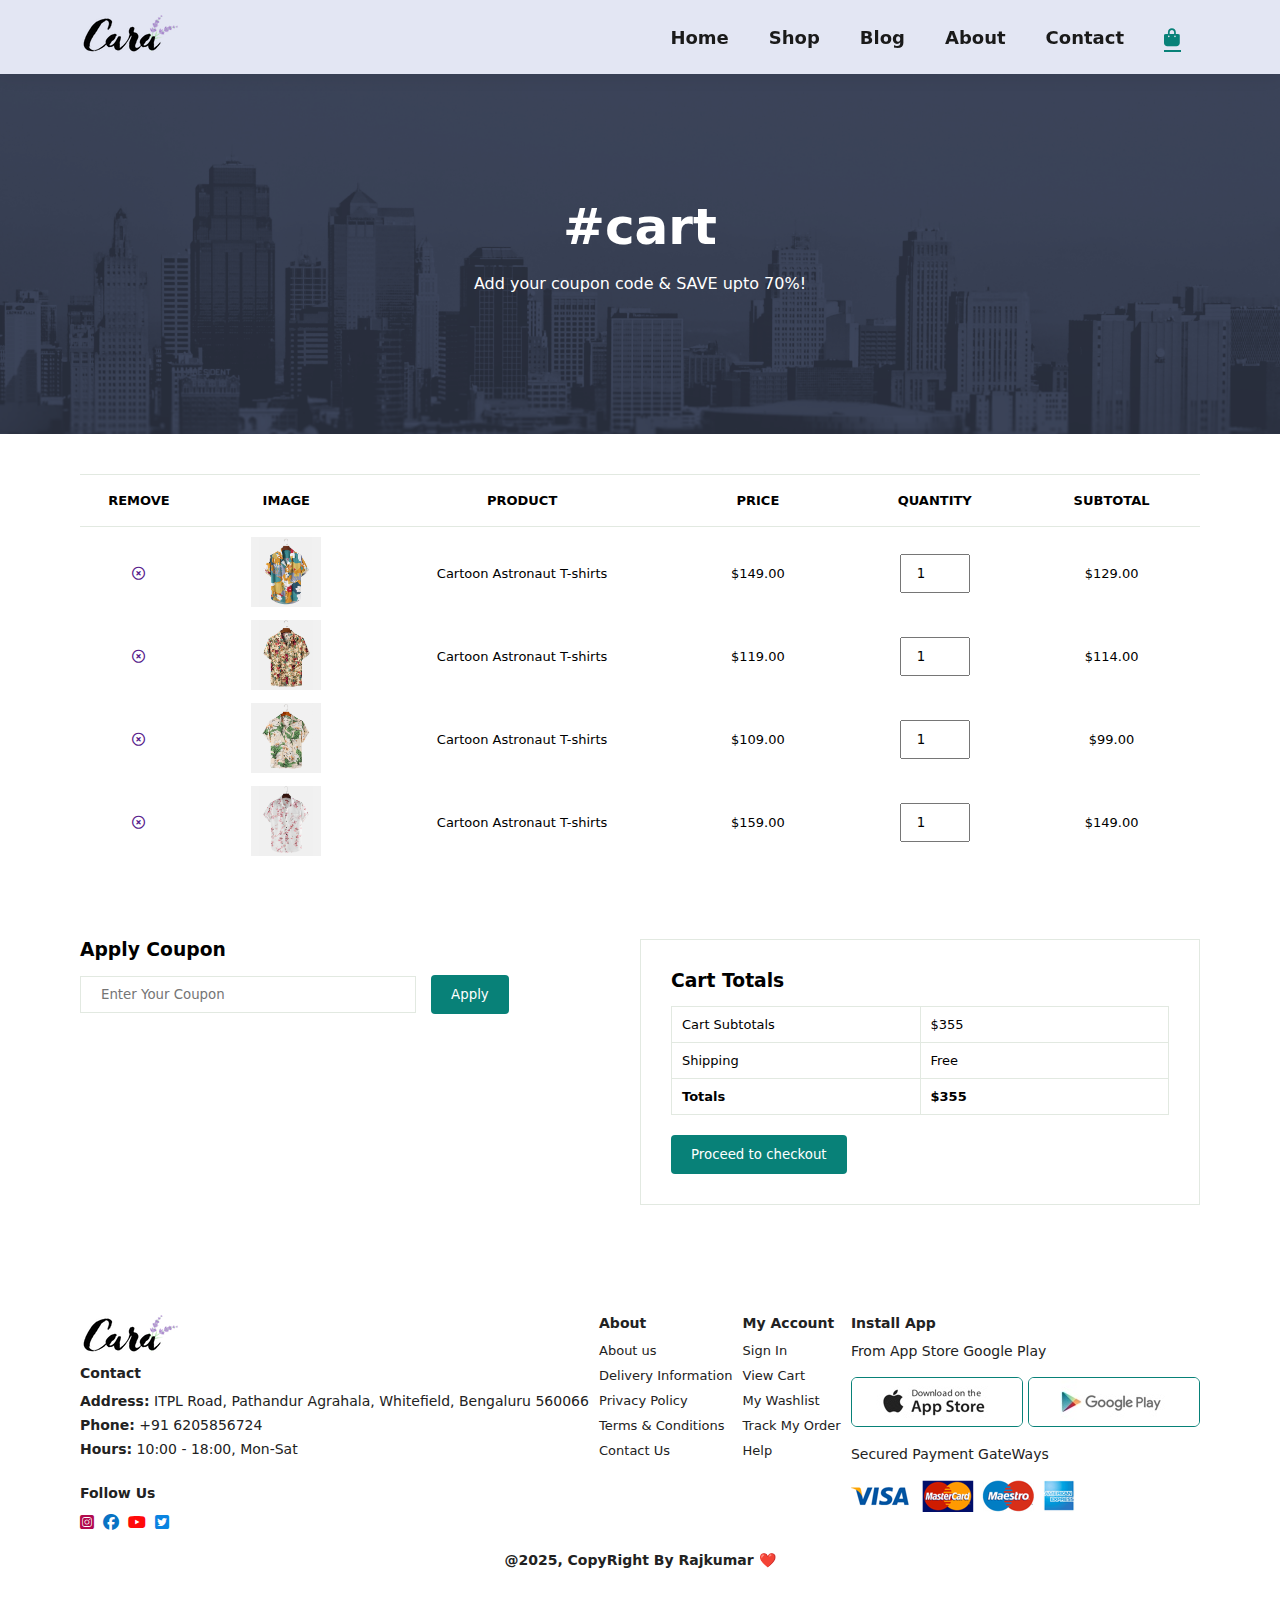
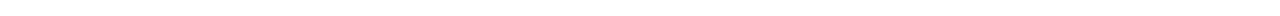
<file: cart.html>
<!DOCTYPE html>
<html lang="en">
<head>
    <meta charset="UTF-8">
    <meta name="viewport" content="width=device-width, initial-scale=1.0">
    <title>Ecommerce Store</title>
    <link rel="icon" href="https://img.freepik.com/premium-vector/ecommerce-gradient-logo-design_269830-696.jpg?ga=GA1.1.856026252.1735303750&semt=ais_hybrid">
    <link rel="stylesheet" href="style.css">
    <link rel="stylesheet" href="https://cdnjs.cloudflare.com/ajax/libs/font-awesome/6.5.1/css/all.min.css">
    <link href="https://fonts.googleapis.com/css?family=Poppins:100,100italic,200,200italic,300,300italic,regular,italic,500,500italic,600,600italic,700,700italic,800,800italic,900,900italic" rel="stylesheet" />
</head>
<body>
    <header id="header">
        <a href="#"><img src="./img/logo.png" alt=""></a>
        <div >
            <ul id="navbar">
                <li><a href="index.html">Home</a></li>
                <li><a href="shop.html">Shop</a></li>
                <li><a href="blog.html">Blog</a></li>
                <li><a href="about.html">About</a></li>
                <li><a href="contact.html">Contact</a></li>
                <li><a id="lg-bag" class="active" href="cart.html"><i class="fa-solid fa-bag-shopping"></i></a></li>
                <a href="#" id="close"><i class="fa-solid fa-xmark"></i></a>
            </ul>
        </div>
        <div id="mobile">
            <a href="cart.html"><i class="fa-solid fa-bag-shopping"></i></a>
            <i id="bar" class="fa-solid fa-bars"></i>
        </div>
    </header>

    <section class="about-header">
        <h1> #cart</h1>
        <p>Add your coupon code & SAVE upto 70%!</p>
    </section>

    <section id="cart" class="section-p1">
       <table width="100%">
        <thead>
            <tr>
                <td>Remove</td>
                <td>Image</td>
                <td>Product</td>
                <td>Price</td>
                <td>Quantity</td>
                <td>Subtotal</td>
            </tr>
        </thead>
        <tbody>
            <tr>
                <td><a href=""><i class="fa-regular fa-circle-xmark"></i></a></td>
                <td><img src="./img/products/f1.jpg" alt=""></td>
                <td>Cartoon Astronaut T-shirts</td>
                <td>$149.00</td>
                <td><input type="number" value="1"></td>
                <td>$129.00</td>
            </tr>
            <tr>
                <td><a href=""><i class="fa-regular fa-circle-xmark"></i></a></td>
                <td><img src="./img/products/f3.jpg" alt=""></td>
                <td>Cartoon Astronaut T-shirts</td>
                <td>$119.00</td>
                <td><input type="number" value="1"></td>
                <td>$114.00</td>
            </tr>
            <tr>
                <td><a href=""><i class="fa-regular fa-circle-xmark"></i></a></td>
                <td><img src="./img/products/f2.jpg" alt=""></td>
                <td>Cartoon Astronaut T-shirts</td>
                <td>$109.00</td>
                <td><input type="number" value="1"></td>
                <td>$99.00</td>
            </tr>
            <tr>
                <td><a href=""><i class="fa-regular fa-circle-xmark"></i></a></td>
                <td><img src="./img/products/f4.jpg" alt=""></td>
                <td>Cartoon Astronaut T-shirts</td>
                <td>$159.00</td>
                <td><input type="number" value="1"></td>
                <td>$149.00</td>
            </tr>
        </tbody>
       </table>
    </section>

    <section id="cart-add" class="section-p1" >
        <div id="coupon">
            <h3>Apply Coupon</h3>
            <div>
                <input type="text" placeholder="Enter Your Coupon">
                <button class="btn">Apply</button>
            </div>
        </div>
        <div id="subtotal">
            <h3>Cart Totals</h3>
            <table>
                <tr>
                    <td>Cart Subtotals</td>
                    <td>$355</td>
                </tr>
                <tr>
                    <td>Shipping</td>
                    <td>Free</td>
                </tr>
                <tr>
                    <td><b>Totals</b></td>
                    <td><b>$355</b></td>
                </tr>
            </table>
            <button>Proceed to checkout</button>
        </div>
    </section>

    <footer id="footer" class="section-p1">
        <div class="col">
            <img src="./img/logo.png" alt="">
            <h4>Contact</h4>
            <p><b>Address:</b> ITPL Road, Pathandur Agrahala, Whitefield, Bengaluru 560066</p>
            <p><b>Phone:</b> +91 6205856724</p>
            <p><b>Hours:</b> 10:00 - 18:00, Mon-Sat</p>
            <div class="follow">
                <h4>Follow Us</h4>
                <div class="icon">
                    <i class="fa-brands fa-square-instagram" style="color: #b20a4e;"></i>
                    <i class="fa-brands fa-facebook" style="color: #0873c4;"></i>
                    <i class="fa-brands fa-youtube" style="color: #ff0a0a;"></i>
                    <i class="fa-brands fa-square-twitter" style="color: #0984e1;"></i>
                </div>
            </div>
        </div>
        <div class="col">
            <h4>About</h4>
            <a href="#">About us</a>
            <a href="#">Delivery Information</a>
            <a href="#">Privacy Policy</a>
            <a href="#">Terms & Conditions</a>
            <a href="#">Contact Us</a>
        </div>
        <div class="col">
            <h4>My Account </h4>
            <a href="#">Sign In</a>
            <a href="#">View Cart</a>
            <a href="#">My Washlist</a>
            <a href="#">Track My Order</a>
            <a href="#">Help</a>
        </div>
        <div class="col install">
            <h4>Install App</h4>
            <p>From App Store Google Play</p>
            <div class="row">
                <img src="./img/pay/app.jpg" alt="">
                <img src="./img/pay/play.jpg" alt="">
            </div>
            <p>Secured Payment GateWays</p>
            <img src="./img/pay/pay.png" alt="">
        </div>
        <div class="copyright">
            <p>@2025, CopyRight By Rajkumar ❤️ </p>
        </div>
    </footer>
    <script src="script.js"></script>
</body>
</html>
</file>
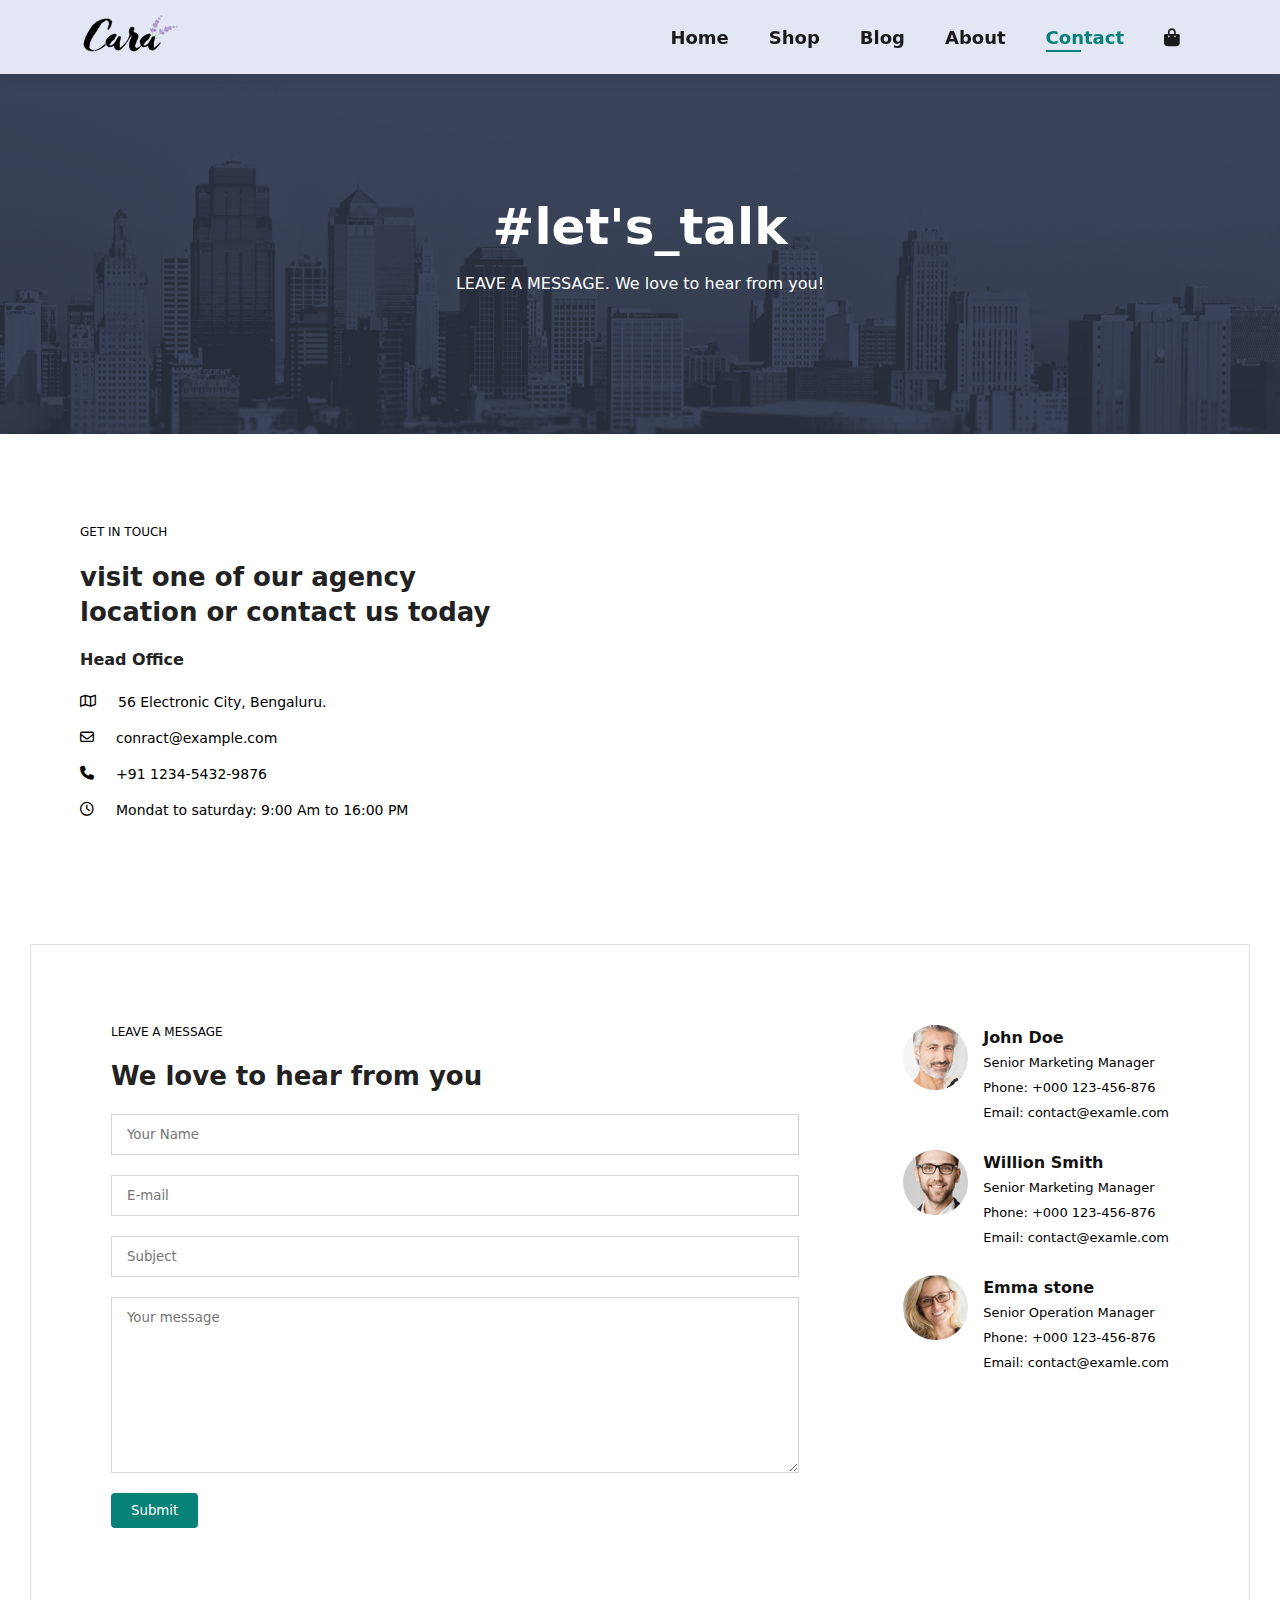
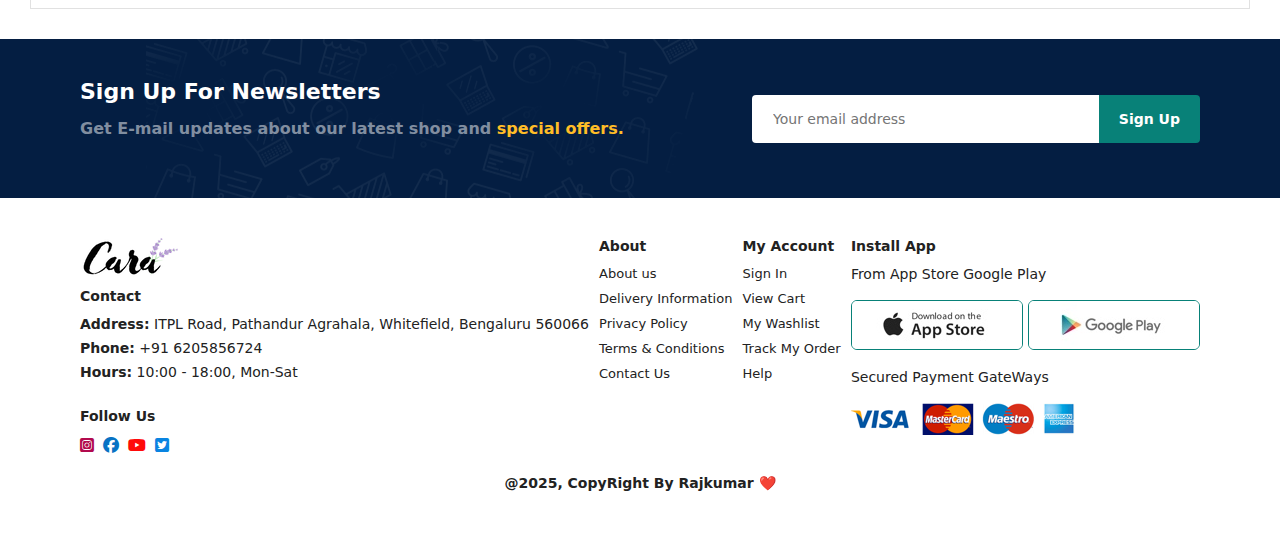
<file: contact.html>
<!DOCTYPE html>
<html lang="en">
<head>
    <meta charset="UTF-8">
    <meta name="viewport" content="width=device-width, initial-scale=1.0">
    <title>Ecommerce Store</title>
    <link rel="icon" href="https://img.freepik.com/premium-vector/ecommerce-gradient-logo-design_269830-696.jpg?ga=GA1.1.856026252.1735303750&semt=ais_hybrid">
    <link rel="stylesheet" href="style.css">
    <link rel="stylesheet" href="https://cdnjs.cloudflare.com/ajax/libs/font-awesome/6.5.1/css/all.min.css">
    <link href="https://fonts.googleapis.com/css?family=Poppins:100,100italic,200,200italic,300,300italic,regular,italic,500,500italic,600,600italic,700,700italic,800,800italic,900,900italic" rel="stylesheet" />
</head>
<body>
    <header id="header">
        <a href="#"><img src="./img/logo.png" alt=""></a>
        <div >
            <ul id="navbar">
                <li><a href="index.html">Home</a></li>
                <li><a href="shop.html">Shop</a></li>
                <li><a href="blog.html">Blog</a></li>
                <li><a href="about.html">About</a></li>
                <li><a class="active" href="contact.html">Contact</a></li>
                <li><a id="lg-bag" href="cart.html"><i class="fa-solid fa-bag-shopping"></i></a></li>
                <a href="#" id="close"><i class="fa-solid fa-xmark"></i></a>
            </ul>
        </div>
        <div id="mobile">
            <a href="cart.html"><i class="fa-solid fa-bag-shopping"></i></a>
            <i id="bar" class="fa-solid fa-bars"></i>
        </div>
    </header>

    <section class="about-header">
        <h1> #let's_talk</h1>
        <p>LEAVE A MESSAGE. We love to hear from you!</p>
    </section>

   <section id="contact-details" class="section-p1">
        <div class="details">
            <span>GET IN TOUCH</span>
            <h2>visit one of our agency location or contact us today</h2>
            <h4>Head Office</h4>
            <div>
                <li>
                    <i class="fa-regular fa-map"></i>
                    <p>56 Electronic City, Bengaluru.</p>
                </li>
                <li>
                    <i class="fa-regular fa-envelope"></i>
                    <p>conract@example.com</p>
                </li>
                <li>
                    <i class="fa-solid fa-phone"></i>
                    <p>+91 1234-5432-9876</p>
                </li>
                <li>
                    <i class="fa-regular fa-clock"></i>
                    <p>Mondat to saturday: 9:00 Am to 16:00 PM </p>
                </li>
            </div>
        </div>
        <div class="map">
            <iframe src="https://www.google.com/maps/embed?pb=!1m18!1m12!1m3!1d124441.06929547331!2d77.5985455582031!3d12.921637399999998!2m3!1f0!2f0!3f0!3m2!1i1024!2i768!4f13.1!3m3!1m2!1s0x3bae1376eba4818f%3A0xbb1c9d2e87e3d14e!2sMicrosoft%20Corporation%20(India)%20Pvt%20Ltd!5e0!3m2!1sen!2sin!4v1737781007774!5m2!1sen!2sin" width="600" height="450" style="border:0;" allowfullscreen="" loading="lazy" referrerpolicy="no-referrer-when-downgrade"></iframe>
        </div>

   </section>

   <section id="form-details">
    <form action="">
        <span>LEAVE A MESSAGE</span>
        <h2>We love to hear from you</h2>
        <input type="text" placeholder="Your Name">
        <input type="text" placeholder="E-mail">
        <input type="text" placeholder="Subject">
        <textarea name="" id="" cols="30" rows="10" placeholder="Your message"></textarea>
        <button>Submit</button>
    </form>
    <div class="people">
        <div>
            <img src="./img/people/1.png" alt="">
            <p> 
                <span>John Doe</span> Senior Marketing Manager <br> Phone: +000 123-456-876 <br> Email: contact@examle.com
            </p>
        </div>
        <div>
            <img src="./img/people/2.png" alt="">
            <p> 
                <span>Willion Smith</span> Senior Marketing Manager <br> Phone: +000 123-456-876 <br> Email: contact@examle.com
            </p>
        </div>
        <div>
            <img src="./img/people/3.png" alt="">
            <p> 
                <span>Emma stone</span> Senior Operation  Manager <br> Phone: +000 123-456-876 <br> Email: contact@examle.com
            </p>
        </div>
    </div>
   </section>

    <section id="newsletter" class="section-p1">
        <div class="newstext">
            <h4>Sign Up For Newsletters</h4>
            <p>Get E-mail updates about our latest shop and <span>special offers.</span></p>
        </div>
        <div class="form">
            <input type="text" placeholder="Your email address">
             <button>Sign Up</button>
        </div>
    </section>

    <footer id="footer" class="section-p1">
        <div class="col">
            <img src="./img/logo.png" alt="">
            <h4>Contact</h4>
            <p><b>Address:</b> ITPL Road, Pathandur Agrahala, Whitefield, Bengaluru 560066</p>
            <p><b>Phone:</b> +91 6205856724</p>
            <p><b>Hours:</b> 10:00 - 18:00, Mon-Sat</p>
            <div class="follow">
                <h4>Follow Us</h4>
                <div class="icon">
                    <i class="fa-brands fa-square-instagram" style="color: #b20a4e;"></i>
                    <i class="fa-brands fa-facebook" style="color: #0873c4;"></i>
                    <i class="fa-brands fa-youtube" style="color: #ff0a0a;"></i>
                    <i class="fa-brands fa-square-twitter" style="color: #0984e1;"></i>
                </div>
            </div>
        </div>
        <div class="col">
            <h4>About</h4>
            <a href="#">About us</a>
            <a href="#">Delivery Information</a>
            <a href="#">Privacy Policy</a>
            <a href="#">Terms & Conditions</a>
            <a href="#">Contact Us</a>
        </div>
        <div class="col">
            <h4>My Account </h4>
            <a href="#">Sign In</a>
            <a href="#">View Cart</a>
            <a href="#">My Washlist</a>
            <a href="#">Track My Order</a>
            <a href="#">Help</a>
        </div>
        <div class="col install">
            <h4>Install App</h4>
            <p>From App Store Google Play</p>
            <div class="row">
                <img src="./img/pay/app.jpg" alt="">
                <img src="./img/pay/play.jpg" alt="">
            </div>
            <p>Secured Payment GateWays</p>
            <img src="./img/pay/pay.png" alt="">
        </div>
        <div class="copyright">
            <p>@2025, CopyRight By Rajkumar ❤️ </p>
        </div>
    </footer>
    <script src="script.js"></script>
</body>
</html>
</file>
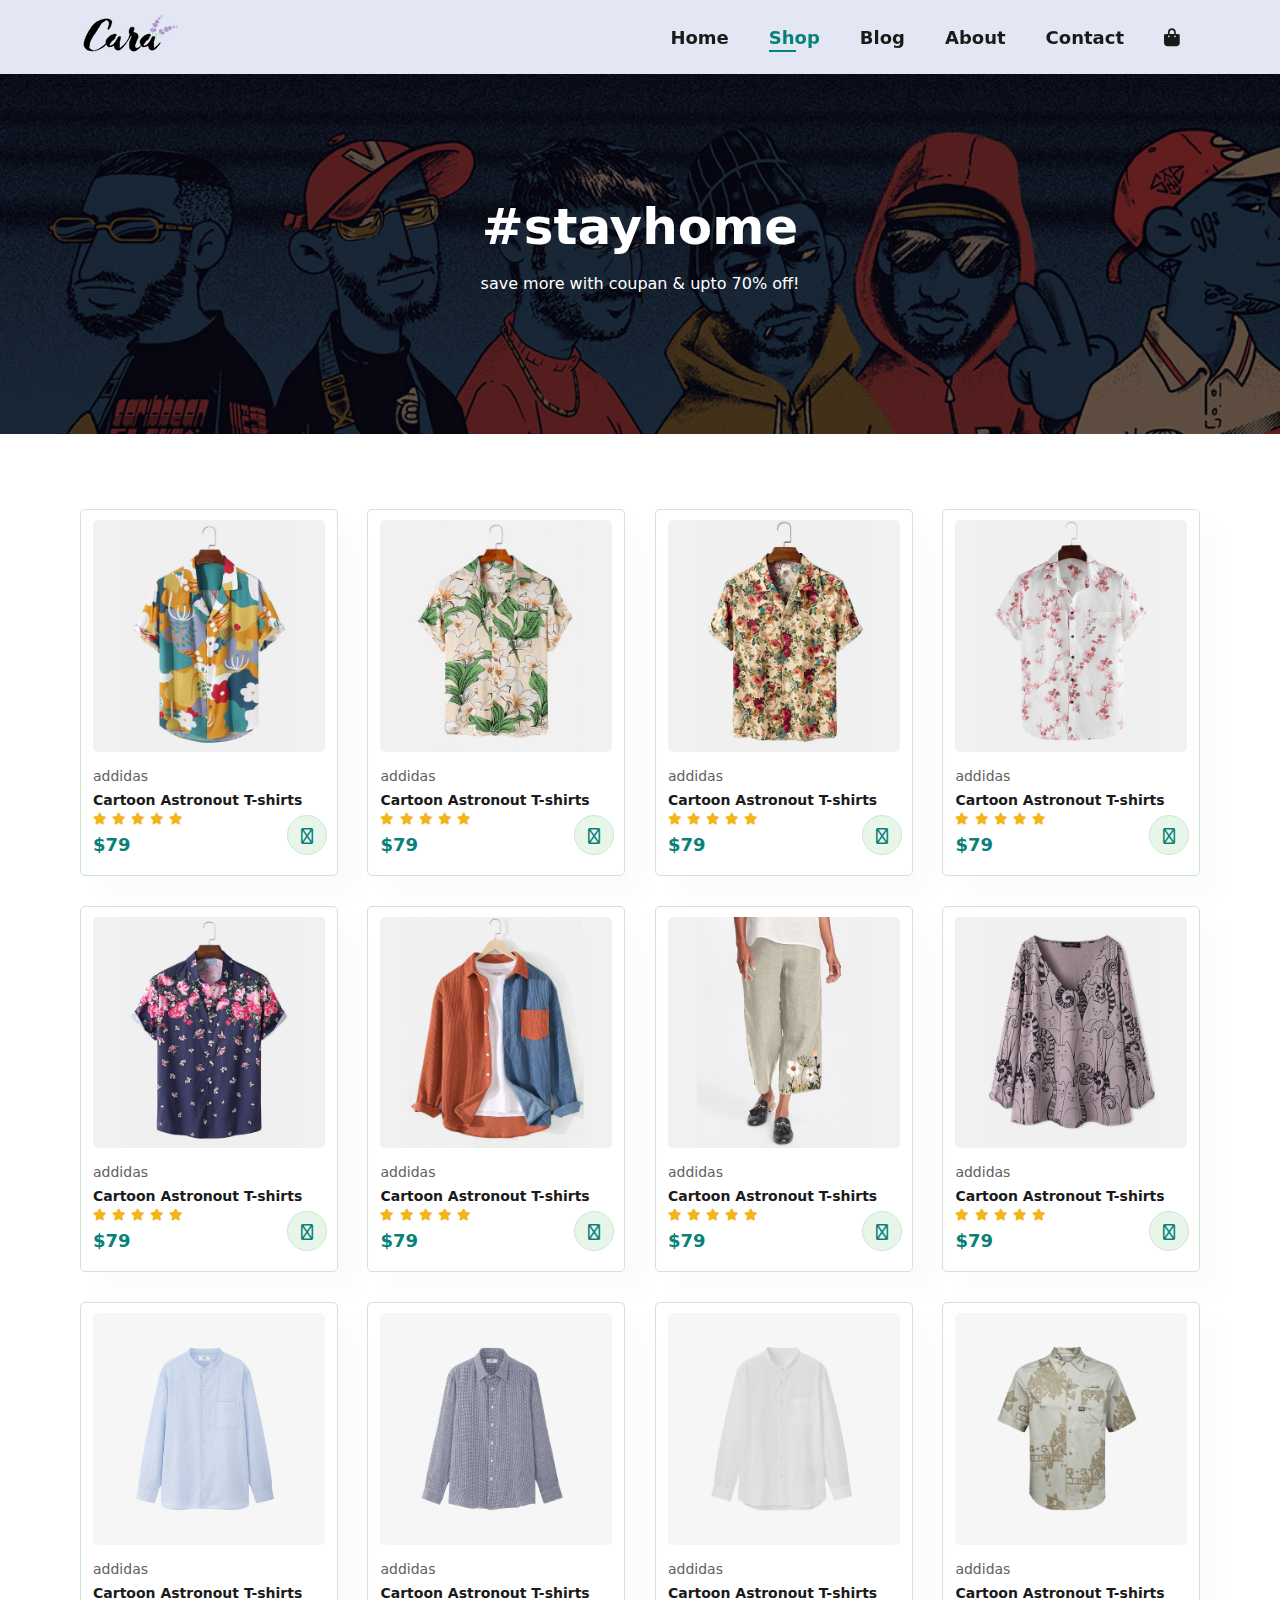
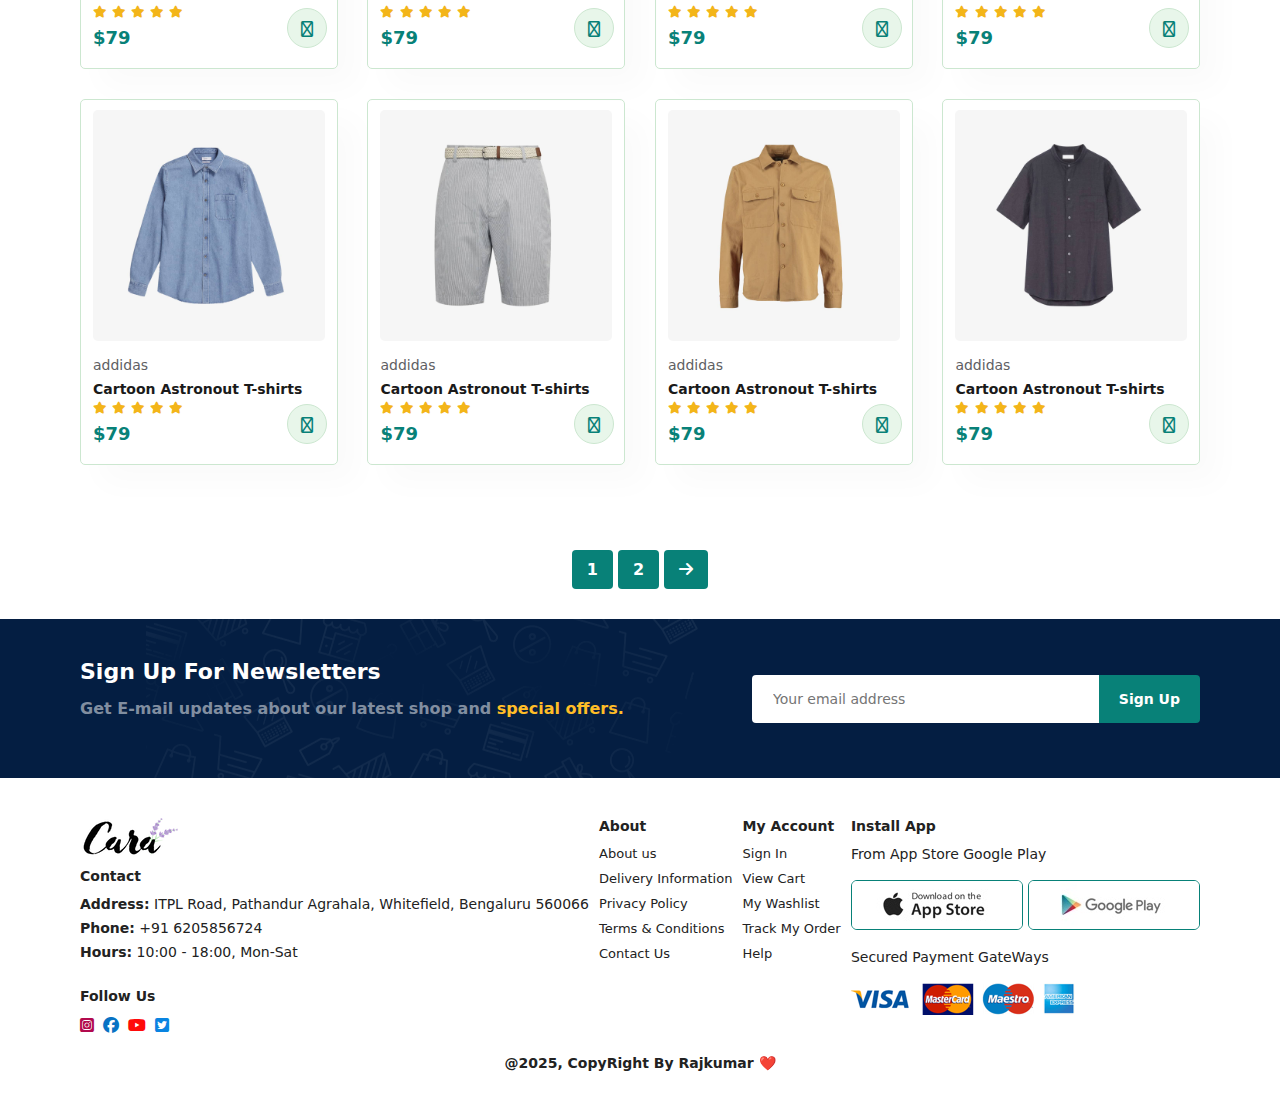
<file: shop.html>
<!DOCTYPE html>
<html lang="en">
<head>
    <meta charset="UTF-8">
    <meta name="viewport" content="width=device-width, initial-scale=1.0">
    <title>Ecommerce Store</title>
    <link rel="icon" href="https://img.freepik.com/premium-vector/ecommerce-gradient-logo-design_269830-696.jpg?ga=GA1.1.856026252.1735303750&semt=ais_hybrid">
    <link rel="stylesheet" href="style.css">
    <link rel="stylesheet" href="https://cdnjs.cloudflare.com/ajax/libs/font-awesome/6.5.1/css/all.min.css">
    <link href="https://fonts.googleapis.com/css?family=Poppins:100,100italic,200,200italic,300,300italic,regular,italic,500,500italic,600,600italic,700,700italic,800,800italic,900,900italic" rel="stylesheet" />
</head>
<body>
    <header id="header">
        <a href="#"><img src="./img/logo.png" alt=""></a>
        <div >
            <ul id="navbar">
                <li><a href="index.html">Home</a></li>
                <li><a class="active" href="shop.html">Shop</a></li>
                <li><a href="blog.html">Blog</a></li>
                <li><a href="about.html">About</a></li>
                <li><a href="contact.html">Contact</a></li>
                <li><a id="lg-bag" href="cart.html"><i class="fa-solid fa-bag-shopping"></i></a></li>
                <a href="#" id="close"><i class="fa-solid fa-xmark"></i></a>
            </ul>
        </div>
        <div id="mobile">
            <a href="cart.html"><i class="fa-solid fa-bag-shopping"></i></a>
            <i id="bar" class="fa-solid fa-bars"></i>
        </div>
    </header>

    <section class="page-header">
        <h1> #stayhome</h1>
        <p>save more with coupan & upto 70% off!</p>
    </section>

    <section id="product1"class="section-p1" >
        <div class="pro-container">
            <div class="pro" onclick="window.location.href='sproduct.html'">
                <img src="./img/products/f1.jpg" alt="">
                <div class="des">
                    <span>addidas</span>
                    <h5>Cartoon Astronout T-shirts</h5>
                    <div class="star">
                        <i class="fas fa-star "></i>
                        <i class="fas fa-star "></i>
                        <i class="fas fa-star "></i>
                        <i class="fas fa-star "></i>
                        <i class="fas fa-star "></i>
                    </div>
                    <h4>$79</h4>
                </div>
                <a href="#"><i class="fas fa-cart-arrow-down add"></i></a>
            </div>
       
            <div class="pro">
                <img src="./img/products/f2.jpg" alt="">
                <div class="des">
                    <span>addidas</span>
                    <h5>Cartoon Astronout T-shirts</h5>
                    <div class="star">
                        <i class="fas fa-star "></i>
                        <i class="fas fa-star "></i>
                        <i class="fas fa-star "></i>
                        <i class="fas fa-star "></i>
                        <i class="fas fa-star "></i>
                    </div>
                    <h4>$79</h4>
                </div>
                <a href="#"><i class="fas fa-cart-arrow-down add"></i></a>
            </div>
            <div class="pro">
                <img src="./img/products/f3.jpg" alt="">
                <div class="des">
                    <span>addidas</span>
                    <h5>Cartoon Astronout T-shirts</h5>
                    <div class="star">
                        <i class="fas fa-star "></i>
                        <i class="fas fa-star "></i>
                        <i class="fas fa-star "></i>
                        <i class="fas fa-star "></i>
                        <i class="fas fa-star "></i>
                    </div>
                    <h4>$79</h4>
                </div>
                <a href="#"><i class="fas fa-cart-arrow-down add"></i></a>
            </div>
            <div class="pro">
                <img src="./img/products/f4.jpg" alt="">
                <div class="des">
                    <span>addidas</span>
                    <h5>Cartoon Astronout T-shirts</h5>
                    <div class="star">
                        <i class="fas fa-star "></i>
                        <i class="fas fa-star "></i>
                        <i class="fas fa-star "></i>
                        <i class="fas fa-star "></i>
                        <i class="fas fa-star "></i>
                    </div>
                    <h4>$79</h4>
                </div>
                <a href="#"><i class="fas fa-cart-arrow-down add"></i></a>
            </div>
            <div class="pro">
                <img src="./img/products/f5.jpg" alt="">
                <div class="des">
                    <span>addidas</span>
                    <h5>Cartoon Astronout T-shirts</h5>
                    <div class="star">
                        <i class="fas fa-star "></i>
                        <i class="fas fa-star "></i>
                        <i class="fas fa-star "></i>
                        <i class="fas fa-star "></i>
                        <i class="fas fa-star "></i>
                    </div>
                    <h4>$79</h4>
                </div>
                <a href="#"><i class="fas fa-cart-arrow-down add"></i></a>
            </div>
            <div class="pro">
                <img src="./img/products/f6.jpg" alt="">
                <div class="des">
                    <span>addidas</span>
                    <h5>Cartoon Astronout T-shirts</h5>
                    <div class="star">
                        <i class="fas fa-star "></i>
                        <i class="fas fa-star "></i>
                        <i class="fas fa-star "></i>
                        <i class="fas fa-star "></i>
                        <i class="fas fa-star "></i>
                    </div>
                    <h4>$79</h4>
                </div>
                <a href="#"><i class="fas fa-cart-arrow-down add"></i></a>
            </div>
            <div class="pro">
                <img src="./img/products/f7.jpg" alt="">
                <div class="des">
                    <span>addidas</span>
                    <h5>Cartoon Astronout T-shirts</h5>
                    <div class="star">
                        <i class="fas fa-star "></i>
                        <i class="fas fa-star "></i>
                        <i class="fas fa-star "></i>
                        <i class="fas fa-star "></i>
                        <i class="fas fa-star "></i>
                    </div>
                    <h4>$79</h4>
                </div>
                <a href="#"><i class="fas fa-cart-arrow-down add"></i></a>
            </div>
            <div class="pro">
                <img src="./img/products/f8.jpg" alt="">
                <div class="des">
                    <span>addidas</span>
                    <h5>Cartoon Astronout T-shirts</h5>
                    <div class="star">
                        <i class="fas fa-star "></i>
                        <i class="fas fa-star "></i>
                        <i class="fas fa-star "></i>
                        <i class="fas fa-star "></i>
                        <i class="fas fa-star "></i>
                    </div>
                    <h4>$79</h4>
                </div>
                <a href="#"><i class="fas fa-cart-arrow-down add"></i></a>
            </div>
            <div class="pro">
                <img src="./img/products/n1.jpg" alt="">
                <div class="des">
                    <span>addidas</span>
                    <h5>Cartoon Astronout T-shirts</h5>
                    <div class="star">
                        <i class="fas fa-star "></i>
                        <i class="fas fa-star "></i>
                        <i class="fas fa-star "></i>
                        <i class="fas fa-star "></i>
                        <i class="fas fa-star "></i>
                    </div>
                    <h4>$79</h4>
                </div>
                <a href="#"><i class="fas fa-cart-arrow-down add"></i></a>
            </div>
       
            <div class="pro">
                <img src="./img/products/n2.jpg" alt="">
                <div class="des">
                    <span>addidas</span>
                    <h5>Cartoon Astronout T-shirts</h5>
                    <div class="star">
                        <i class="fas fa-star "></i>
                        <i class="fas fa-star "></i>
                        <i class="fas fa-star "></i>
                        <i class="fas fa-star "></i>
                        <i class="fas fa-star "></i>
                    </div>
                    <h4>$79</h4>
                </div>
                <a href="#"><i class="fas fa-cart-arrow-down add"></i></a>
            </div>
            <div class="pro">
                <img src="./img/products/n3.jpg" alt="">
                <div class="des">
                    <span>addidas</span>
                    <h5>Cartoon Astronout T-shirts</h5>
                    <div class="star">
                        <i class="fas fa-star "></i>
                        <i class="fas fa-star "></i>
                        <i class="fas fa-star "></i>
                        <i class="fas fa-star "></i>
                        <i class="fas fa-star "></i>
                    </div>
                    <h4>$79</h4>
                </div>
                <a href="#"><i class="fas fa-cart-arrow-down add"></i></a>
            </div>
            <div class="pro">
                <img src="./img/products/n4.jpg" alt="">
                <div class="des">
                    <span>addidas</span>
                    <h5>Cartoon Astronout T-shirts</h5>
                    <div class="star">
                        <i class="fas fa-star "></i>
                        <i class="fas fa-star "></i>
                        <i class="fas fa-star "></i>
                        <i class="fas fa-star "></i>
                        <i class="fas fa-star "></i>
                    </div>
                    <h4>$79</h4>
                </div>
                <a href="#"><i class="fas fa-cart-arrow-down add"></i></a>
            </div>
            <div class="pro">
                <img src="./img/products/n5.jpg" alt="">
                <div class="des">
                    <span>addidas</span>
                    <h5>Cartoon Astronout T-shirts</h5>
                    <div class="star">
                        <i class="fas fa-star "></i>
                        <i class="fas fa-star "></i>
                        <i class="fas fa-star "></i>
                        <i class="fas fa-star "></i>
                        <i class="fas fa-star "></i>
                    </div>
                    <h4>$79</h4>
                </div>
                <a href="#"><i class="fas fa-cart-arrow-down add"></i></a>
            </div>
            <div class="pro">
                <img src="./img/products/n6.jpg" alt="">
                <div class="des">
                    <span>addidas</span>
                    <h5>Cartoon Astronout T-shirts</h5>
                    <div class="star">
                        <i class="fas fa-star "></i>
                        <i class="fas fa-star "></i>
                        <i class="fas fa-star "></i>
                        <i class="fas fa-star "></i>
                        <i class="fas fa-star "></i>
                    </div>
                    <h4>$79</h4>
                </div>
                <a href="#"><i class="fas fa-cart-arrow-down add"></i></a>
            </div>
            <div class="pro">
                <img src="./img/products/n7.jpg" alt="">
                <div class="des">
                    <span>addidas</span>
                    <h5>Cartoon Astronout T-shirts</h5>
                    <div class="star">
                        <i class="fas fa-star "></i>
                        <i class="fas fa-star "></i>
                        <i class="fas fa-star "></i>
                        <i class="fas fa-star "></i>
                        <i class="fas fa-star "></i>
                    </div>
                    <h4>$79</h4>
                </div>
                <a href="#"><i class="fas fa-cart-arrow-down add"></i></a>
            </div>
            <div class="pro">
                <img src="./img/products/n8.jpg" alt="">
                <div class="des">
                    <span>addidas</span>
                    <h5>Cartoon Astronout T-shirts</h5>
                    <div class="star">
                        <i class="fas fa-star "></i>
                        <i class="fas fa-star "></i>
                        <i class="fas fa-star "></i>
                        <i class="fas fa-star "></i>
                        <i class="fas fa-star "></i>
                    </div>
                    <h4>$79</h4>
                </div>
                <a href="#"><i class="fas fa-cart-arrow-down add"></i></a>
            </div>
        </div>

    </section>

    <section id="pagination" class="section-p1">
       <a href="#">1</a>
       <a href="#">2</a>
       <a href="#"><i class="fa-solid fa-arrow-right"></i></a>
    </section>

    <section id="newsletter" class="section-p1">
        <div class="newstext">
            <h4>Sign Up For Newsletters</h4>
            <p>Get E-mail updates about our latest shop and <span>special offers.</span></p>
        </div>
        <div class="form">
            <input type="text" placeholder="Your email address">
             <button>Sign Up</button>
        </div>
    </section>

    <footer class="section-p1">
        <div class="col">
            <img src="./img/logo.png" alt="">
            <h4>Contact</h4>
            <p><b>Address:</b> ITPL Road, Pathandur Agrahala, Whitefield, Bengaluru 560066</p>
            <p><b>Phone:</b> +91 6205856724</p>
            <p><b>Hours:</b> 10:00 - 18:00, Mon-Sat</p>
            <div class="follow">
                <h4>Follow Us</h4>
                <div class="icon">
                    <i class="fa-brands fa-square-instagram" style="color: #b20a4e;"></i>
                    <i class="fa-brands fa-facebook" style="color: #0873c4;"></i>
                    <i class="fa-brands fa-youtube" style="color: #ff0a0a;"></i>
                    <i class="fa-brands fa-square-twitter" style="color: #0984e1;"></i>
                </div>
            </div>
        </div>
        <div class="col">
            <h4>About</h4>
            <a href="#">About us</a>
            <a href="#">Delivery Information</a>
            <a href="#">Privacy Policy</a>
            <a href="#">Terms & Conditions</a>
            <a href="#">Contact Us</a>
        </div>
        <div class="col">
            <h4>My Account </h4>
            <a href="#">Sign In</a>
            <a href="#">View Cart</a>
            <a href="#">My Washlist</a>
            <a href="#">Track My Order</a>
            <a href="#">Help</a>
        </div>
        <div class="col install">
            <h4>Install App</h4>
            <p>From App Store Google Play</p>
            <div class="row">
                <img src="./img/pay/app.jpg" alt="">
                <img src="./img/pay/play.jpg" alt="">
            </div>
            <p>Secured Payment GateWays</p>
            <img src="./img/pay/pay.png" alt="">
        </div>
        <div class="copyright">
            <p>@2025, CopyRight By Rajkumar ❤️ </p>
        </div>
    </footer>
    <script src="script.js"></script>
</body>
</html>
</file>
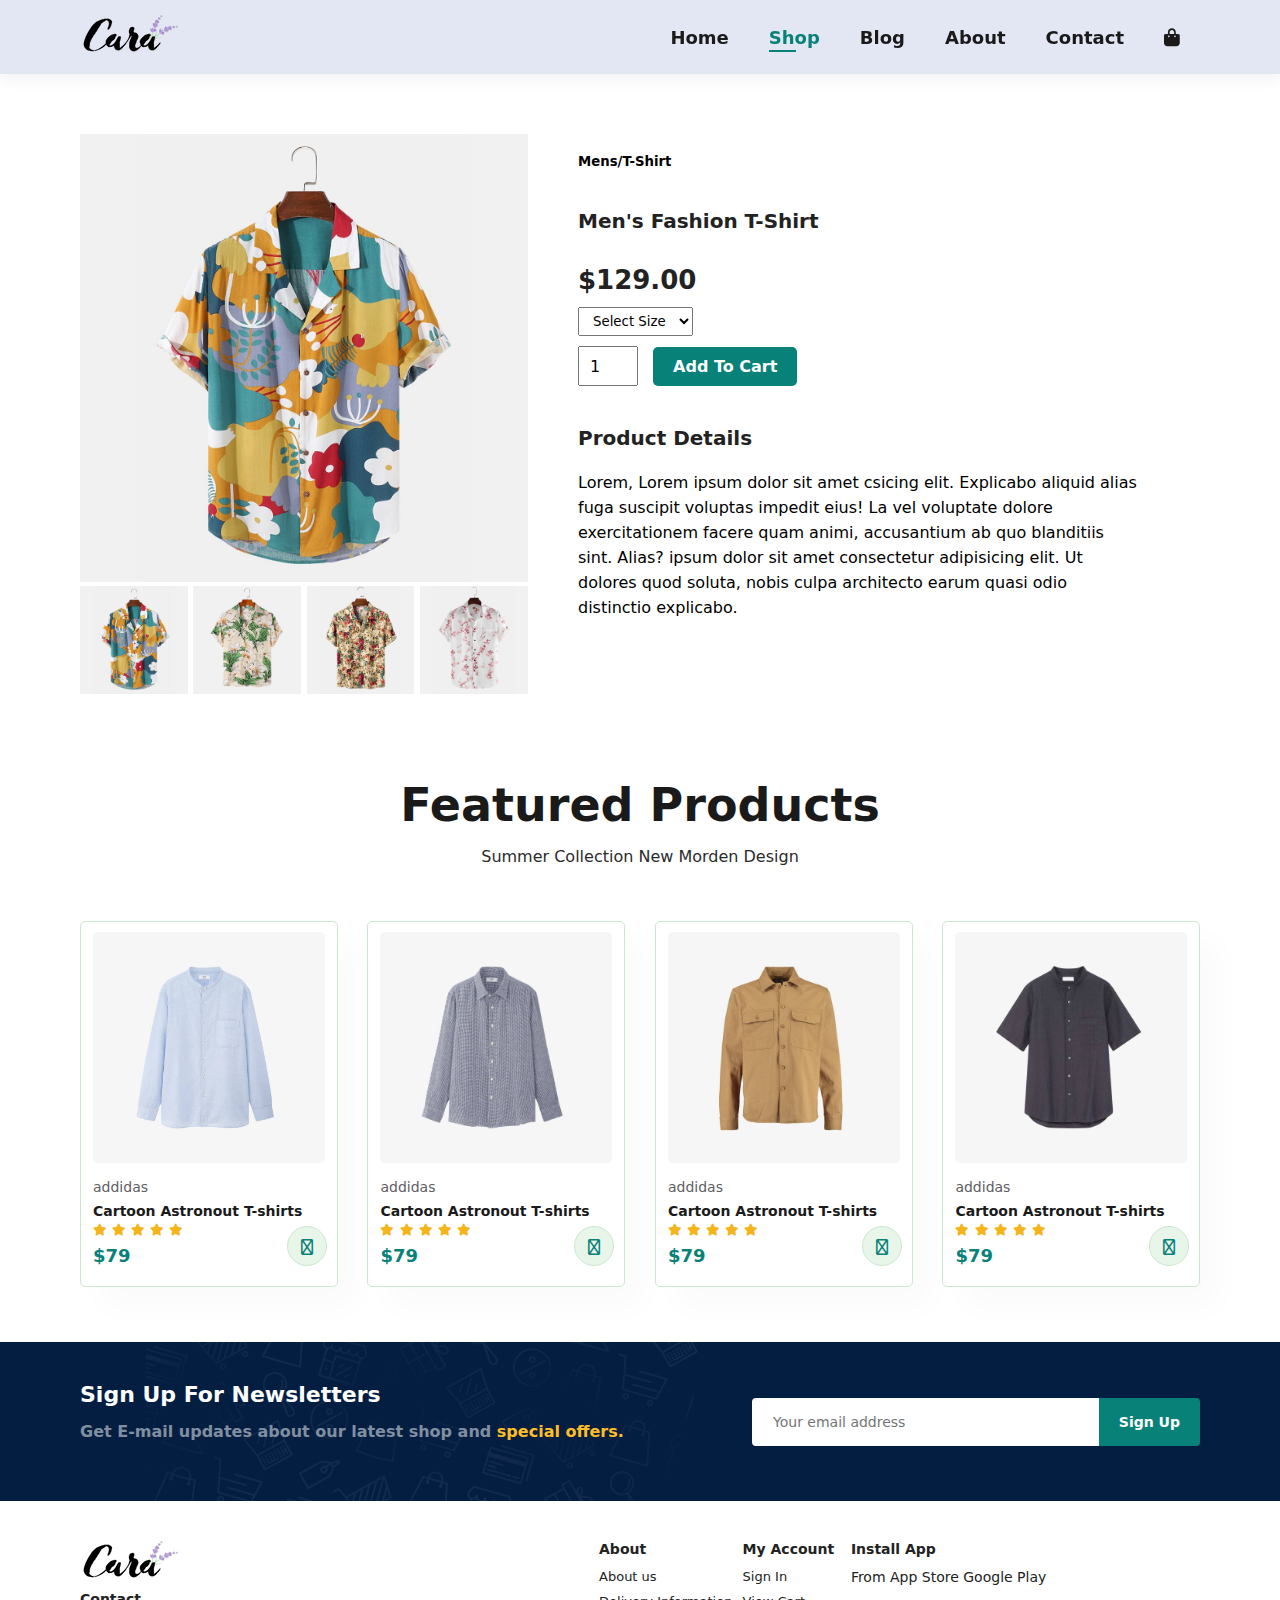
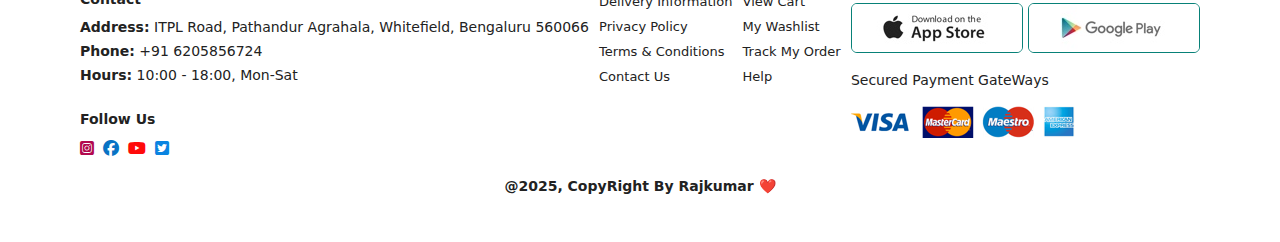
<file: sproduct.html>
<!DOCTYPE html>
<html lang="en">
<head>
    <meta charset="UTF-8">
    <meta name="viewport" content="width=device-width, initial-scale=1.0">
    <title>Ecommerce Store</title>
    <link rel="icon" href="https://img.freepik.com/premium-vector/ecommerce-gradient-logo-design_269830-696.jpg?ga=GA1.1.856026252.1735303750&semt=ais_hybrid">
    <link rel="stylesheet" href="style.css">
    <link rel="stylesheet" href="https://cdnjs.cloudflare.com/ajax/libs/font-awesome/6.5.1/css/all.min.css">
    <link href="https://fonts.googleapis.com/css?family=Poppins:100,100italic,200,200italic,300,300italic,regular,italic,500,500italic,600,600italic,700,700italic,800,800italic,900,900italic" rel="stylesheet" />
</head>
<body>
    <header id="header">
        <a href="#"><img src="./img/logo.png" alt=""></a>
        <div >
            <ul id="navbar">
                <li><a href="index.html">Home</a></li>
                <li><a class="active" href="shop.html">Shop</a></li>
                <li><a href="blog.html">Blog</a></li>
                <li><a href="about.html">About</a></li>
                <li><a href="contact.html">Contact</a></li>
                <li><a id="lg-bag" href="cart.html"><i class="fa-solid fa-bag-shopping"></i></a></li>
                <a href="#" id="close"><i class="fa-solid fa-xmark"></i></a>
            </ul>
        </div>
        <div id="mobile">
            <a href="cart.html"><i class="fa-solid fa-bag-shopping"></i></a>
            <i id="bar" class="fa-solid fa-bars"></i>
        </div>
    </header>

    <section id="prodetails" class="section-p1">
        <div class="single-pro-image">
            <img src="img/products/f1.jpg" width="100%" id="MainImg" alt="">
            <div class="small-img-group">
                <div class="small-img-col">
                    <img src="./img/products/f1.jpg" width="100%" class="small-img" alt="">
                </div>
                <div class="small-img-col">
                    <img src="./img/products/f2.jpg" width="100%" class="small-img" alt="">
                </div>
                <div class="small-img-col">
                    <img src="./img/products/f3.jpg" width="100%" class="small-img" alt="">
                </div>
                <div class="small-img-col">
                    <img src="./img/products/f4.jpg" width="100%" class="small-img" alt="">
                </div>
            </div>
        </div>
        <div class="single-pro-details">
            <h5>Mens/T-Shirt</h5>
            <h4>Men's Fashion T-Shirt</h4>
            <h2>$129.00</h2>
            <select >
                <option>Select Size</option>
                <option>XL</option>
                <option>XXL</option>
                <option>S</option>
                <option>M</option>
                <option>L</option>
            </select>
            <input type="number" value="1">
            <button>Add To Cart</button>
            <h4>Product Details</h4>
            <span>Lorem, Lorem ipsum dolor sit amet csicing elit. Explicabo aliquid alias fuga suscipit voluptas impedit eius! La vel voluptate dolore exercitationem facere quam animi, accusantium ab quo blanditiis sint. Alias? ipsum dolor sit amet consectetur adipisicing elit. Ut dolores quod soluta, nobis culpa architecto earum quasi odio distinctio explicabo.</span>
        </div>
    </section>
    <section id="product1" class="section-p1" >
        <h2>Featured Products</h2>
        <p>Summer Collection New Morden Design</p>
        <div class="pro-container">
            <div class="pro">
                <img src="./img/products/n1.jpg" alt="">
                <div class="des">
                    <span>addidas</span>
                    <h5>Cartoon Astronout T-shirts</h5>
                    <div class="star">
                        <i class="fas fa-star "></i>
                        <i class="fas fa-star "></i>
                        <i class="fas fa-star "></i>
                        <i class="fas fa-star "></i>
                        <i class="fas fa-star "></i>
                    </div>
                    <h4>$79</h4>
                </div>
                <a href="#"><i class="fas fa-cart-arrow-down add"></i></a>
            </div>
       
            <div class="pro">
                <img src="./img/products/n2.jpg" alt="">
                <div class="des">
                    <span>addidas</span>
                    <h5>Cartoon Astronout T-shirts</h5>
                    <div class="star">
                        <i class="fas fa-star "></i>
                        <i class="fas fa-star "></i>
                        <i class="fas fa-star "></i>
                        <i class="fas fa-star "></i>
                        <i class="fas fa-star "></i>
                    </div>
                    <h4>$79</h4>
                </div>
                <a href="#"><i class="fas fa-cart-arrow-down add"></i></a>
            </div>
            <div class="pro">
                <img src="./img/products/n7.jpg" alt="">
                <div class="des">
                    <span>addidas</span>
                    <h5>Cartoon Astronout T-shirts</h5>
                    <div class="star">
                        <i class="fas fa-star "></i>
                        <i class="fas fa-star "></i>
                        <i class="fas fa-star "></i>
                        <i class="fas fa-star "></i>
                        <i class="fas fa-star "></i>
                    </div>
                    <h4>$79</h4>
                </div>
                <a href="#"><i class="fas fa-cart-arrow-down add"></i></a>
            </div>
            <div class="pro">
                <img src="./img/products/n8.jpg" alt="">
                <div class="des">
                    <span>addidas</span>
                    <h5>Cartoon Astronout T-shirts</h5>
                    <div class="star">
                        <i class="fas fa-star "></i>
                        <i class="fas fa-star "></i>
                        <i class="fas fa-star "></i>
                        <i class="fas fa-star "></i>
                        <i class="fas fa-star "></i>
                    </div>
                    <h4>$79</h4>
                </div>
                <a href="#"><i class="fas fa-cart-arrow-down add"></i></a>
            </div>
        </div>

    </section>

    <section id="newsletter" class="section-p1">
        <div class="newstext">
            <h4>Sign Up For Newsletters</h4>
            <p>Get E-mail updates about our latest shop and <span>special offers.</span></p>
        </div>
        <div class="form">
            <input type="text" placeholder="Your email address">
             <button>Sign Up</button>
        </div>
    </section>

    <footer class="section-p1">
        <div class="col">
            <img src="./img/logo.png" alt="">
            <h4>Contact</h4>
            <p><b>Address:</b> ITPL Road, Pathandur Agrahala, Whitefield, Bengaluru 560066</p>
            <p><b>Phone:</b> +91 6205856724</p>
            <p><b>Hours:</b> 10:00 - 18:00, Mon-Sat</p>
            <div class="follow">
                <h4>Follow Us</h4>
                <div class="icon">
                    <i class="fa-brands fa-square-instagram" style="color: #b20a4e;"></i>
                    <i class="fa-brands fa-facebook" style="color: #0873c4;"></i>
                    <i class="fa-brands fa-youtube" style="color: #ff0a0a;"></i>
                    <i class="fa-brands fa-square-twitter" style="color: #0984e1;"></i>
                </div>
            </div>
        </div>
        <div class="col">
            <h4>About</h4>
            <a href="#">About us</a>
            <a href="#">Delivery Information</a>
            <a href="#">Privacy Policy</a>
            <a href="#">Terms & Conditions</a>
            <a href="#">Contact Us</a>
        </div>
        <div class="col">
            <h4>My Account </h4>
            <a href="#">Sign In</a>
            <a href="#">View Cart</a>
            <a href="#">My Washlist</a>
            <a href="#">Track My Order</a>
            <a href="#">Help</a>
        </div>
        <div class="col install">
            <h4>Install App</h4>
            <p>From App Store Google Play</p>
            <div class="row">
                <img src="./img/pay/app.jpg" alt="">
                <img src="./img/pay/play.jpg" alt="">
            </div>
            <p>Secured Payment GateWays</p>
            <img src="./img/pay/pay.png" alt="">
        </div>
        <div class="copyright">
            <p>@2025, CopyRight By Rajkumar ❤️ </p>
        </div>
    </footer>

    <script>
        var MainImg=document.getElementById('MainImg')
        var smallimg=document.getElementsByClassName('small-img')

        smallimg[0].onclick=function(){
            MainImg.src=smallimg[0].src
        }
        smallimg[1].onclick=function(){
            MainImg.src=smallimg[1].src
        }
        smallimg[2].onclick=function(){
            MainImg.src=smallimg[2].src
        }
        smallimg[3].onclick=function(){
            MainImg.src=smallimg[3].src
        }
    </script>
    <script src="script.js"></script>
</body>
</html>
</file>
<file: style.css>
*{
    margin: 0;
    padding: 0;
    box-sizing: border-box;
    font-family: system-ui, -apple-system, BlinkMacSystemFont, 'Segoe UI', Roboto, Oxygen, Ubuntu, Cantarell, 'Open Sans', 'Helvetica Neue', sans-serif;
}
body{
    width: 100%;
}
h1{
    font-size: 50px;
    line-height: 64px;
    color: #222;
}
h2{
    font-size: 46px;
    line-height: 54px;
    color: #222;
}
h4{
    font-size: 20px;
    color: #222;
}
h6{
    font-weight: 700;
    font-size: 12px;
}
p{
    font-size: 16px;
    color: #465b52;
    margin: 15px 0 20px 0;
}
.section-p1{
    padding: 40px 80px;
}
.section-m1{
    margin: 40px 0;
}

/* Header style */

#header{
    display: flex;
    align-items: center;
    justify-content: space-between;
    padding: 15px 80px;
    background-color: #e3e6f3;
    box-shadow: 0 5px 15px rgba(0, 0, 0, 0.06);
    z-index: 999;
    position: sticky;
    top: 0;
    left: 0;
}

#navbar {
    display: flex;
    align-items: center;
    justify-content: center;
}

#navbar li{
    list-style: none;
    padding: 0 20px;
    position: relative;
}

#navbar li a{
    text-decoration: none;
    font-size: 18px;
    font-weight: 600;
    color: #1a1a1a;
    transition: 0.3s ease;
}

#navbar li a:hover,
#navbar li a.active{
    color: #088178;
    
}
#navbar li a.active::after,
#navbar li a:hover::after{
    content: "";
    width: 30%;
    height: 2px;
    background: #088178;
    position: absolute;
    bottom: -4px;
    left: 20px;
}

#mobile{
    display: none;
    align-items: center;
}

#close{ 
    display: none;
}

/* Home Page */
.hero{
    background-image: url('img/hero4.png');
    height: 90vh;
    width: 100%;
    background-size: cover;
    background-position: top 25% right 0;
    padding: 0 80px;
    display: flex;
    flex-direction: column;
    align-items: flex-start;
    justify-content: center;
}
.hero h1{
    color: #088178;
}
.hero p{
    color: #2a2b2b;
}
.hero button{
    background-image: url('img/button.png');
    color: #088178;
    border: 0;
    padding: 14px 80px 14px 65px;
    background-repeat: no-repeat;
    cursor: pointer;
    font-weight: 700;
    font-size: 15px;
}
#feature{
    display: flex;
    align-items: center;
    justify-content: space-between;
    flex-wrap: wrap;
    
}
#feature .f-box{
    width: 180px;
    text-align: center;
    padding: 25px 15px;
    box-shadow: 20px 20px 34px rgba(0, 0, 0, 0.03);
    border: 1px solid #cce7d0;
    border-radius: 4px;
    margin: 15px 0;
    transition: 0.2s ease;
}
#feature .f-box:hover{
    box-shadow: 10px 10px 54px rgba(70, 62, 221, 0.2);
}
#feature .f-box img{
    width: 100%;
    margin-bottom: 10px;
}
#feature .f-box h6{
    display: inline-block;
    padding: 9px 8px 6px 8px;
    line-height: 1;
    border-radius: 4px;
    color: #088178;
    background-color: #cef1f6;
    cursor: pointer;
}
#feature .f-box:nth-child(2) h6{
    background-color:#fddde4 ;
}
#feature .f-box:nth-child(3) h6{
    background-color: #cdebbc;
}
#feature .f-box:nth-child(4) h6{
    background-color: #d1e8f2;
}
#feature .f-box:nth-child(5) h6{
    background-color: #e0cffc;
}
#feature .f-box:nth-child(6) h6{
    background-color: #f3e2d1;
}
#feature .f-box p{
    font-size: 14px;
}


#product1{
    text-align: center;
}
#product1 .pro-container{
    display: flex;
    justify-content: space-between;
    padding-top: 15px;
    flex-wrap: wrap;
}
#product1 h2{
    color: #1a1a1a;
}
#product1 p{
    color: #2a2b2b;     
}
#product1 .pro-container{
    display: flex;
    justify-content: space-between;
    padding-top: 20px;
    flex-wrap: wrap;
}
#product1 .pro{
    width: 23%;
    min-width: 250px;
    padding: 10px 12px;
    border: 1px solid #cce7d0;
    border-radius: 5px;
    cursor: pointer;
    box-shadow: 20px 20px 30px rgba(0, 0, 0, 0.02);
    margin: 15px 0;
    transition: 0.2s ease;
    position: relative;
}
#product1 .pro:hover{
    box-shadow: 20px 20px 30px rgba(0, 0, 0, 0.08);
}
#product1 .pro img{
    width: 100%;
    border-radius: 5px;
}
#product1 .pro .des{
    text-align: start;
    padding: 10px 0;
}
#product1 .pro .des span{
    color: #606063;
    font-size: 14px;
}
#product1 .pro .des h5{
    padding-top: 7px;
    color: #1a1a1a;
    font-size: 14px;
}
#product1 .pro .des i{
    font-size: 12px;
    color: rgb(243, 181, 25);
}
#product1 .pro .des h4{
    padding-top: 7px;
    font-size: 18px;
    font-weight: 700;
    color: #088178;
}
#product1 .pro .add{
    width: 40px;
    height: 40px;
    line-height: 40px;
    border-radius: 50px;
    background-color: #e8f6ea;
    font-weight: 500;
    color: #088178;
    border: 1px solid #cce7d0;
    position: absolute;
    bottom: 20px;
    right: 10px;
}

#product1 .pro .add:hover{
    background-color: #088178;
    color: white;
}

#banner{
    display: flex;
    flex-direction: column;
    justify-content: center;
    align-items: center;
    text-align: center;
    background-image: url("img/banner/b2.jpg");
    width: 100%;
    height: 40vh;
    background-size: cover;
    background-position: center;
}
#banner h4{
    color: #fff;
    font-size: 16px;
    margin-bottom: -5px;
}
#banner h2{
    color: #fff;
    font-size: 30px;
    padding: 10px 0;

    span{
        color: #ef3636;
    }
}
#banner button{
    background-color: #cce4e3;
    border: none;
    border-radius: 5px;
    padding: 10px 20px;
    font-size: 15px;
    cursor: pointer;
    transition: 0.2s ease;
}
#banner button:hover{
    background-color: #044f6d;
}
#sm-banner{
    display: flex;
    justify-content: space-between;
    flex-wrap: wrap;
}

#sm-banner .banner-box{
    display: flex;
    flex-direction: column;
    justify-content: center;
    align-items: flex-start;
    background-image: url("img/banner/b17.jpg");
    min-width: 550px;
    height: 50vh;
    background-size: cover;
    background-position: center;
    padding: 30px;
    margin-bottom: 15px;
}
.banner-box h2,p{
    color: #fff;
}
.banner-box h4{
    color: #fff;
    font-size: 20px;
    font-weight: 500;
}
.banner-box button{
    background-color: #106763;
    border: none;
    border-radius: 5px;
    padding: 10px 20px;
    font-size: 15px;
    cursor: pointer;
    transition: 0.2s ease;
    color: #fff;
}
 .banner-box  button:hover{
    background-color: #044f6d;
}
#sm-banner .banner-box2{
    background-image: url("img/banner/b10.jpg");
    display: flex;
    flex-direction: column;
    justify-content: center;
    align-items: flex-start;
    min-width: 550px;
    height: 50vh;
    background-size: cover;
    background-position: center;
    padding: 30px;
}
 .banner-box2 button{
    background-color: #fff;
    border: none;
    border-radius: 5px;
    padding: 10px 20px;
    font-size: 15px;
    cursor: pointer;
    transition: 0.2s ease;
}
.banner-box2  button:hover{
    background-color: #044f6d;
    color: #fff;
}
.banner-box2 h2{
    color: #fff;
}

.banner-box2 h4{
    color: #fff;
    font-size: 20px;
    font-weight: 500;
}

#banner3{
    display: flex;
    justify-content: space-between;
    flex-wrap: wrap;
    padding: 0 80px;
}
#banner3 .banner-box{
    display: flex;
    flex-direction: column;
    justify-content: center;
    align-items: flex-start;
    background-image: url("./img/banner/b7.jpg");
    min-width: 30%;
    height: 30vh;
    background-size: cover;
    background-position: center;
    padding: 20px;
    margin-bottom: 20px;
}
#banner3 .banner-box2{
    background-image: url("./img/banner/b4.jpg");
}
#banner3 .banner-box3{
    background-image: url("./img/banner/b18.jpg");
}
#banner3 h2{
    color: #fff;
    font-weight: 900;
    font-size: 22px;
}
#banner3 h4{
    color: #ec544e;
    font-weight: 800;
    font-size: 15px;
}

#newsletter{
    display: flex;
    justify-content: space-between;
    flex-wrap: wrap;
    align-items: center;
    background-image: url("./img/banner/b14.png");
    background-repeat: no-repeat;
    background-position: 20% 30%;
    background-color: #041e42;
}
#newsletter h4{
    font-size: 22px;
    font-weight: 700;
    color: #fff;
}
#newsletter p{
    font-size: 16px;
    font-weight: 600;
    color: #818ea0;
}
#newsletter p span{
    color: #ffbd27;
}
#newsletter .form{
    display: flex;
    width: 40%;
}
#newsletter input{
    height: 3rem;
    padding: 0 1.25rem;
    font-size: 14px;
    width: 100%;
    border: 1px solid transparent;
    border-radius: 4px;
    outline: none;
    border-top-right-radius: 0;
    border-bottom-right-radius: 0;
}
#newsletter button{
    background-color: #088178;
    color: #fff;
    white-space: nowrap;
    border-top-left-radius: 0;
    border-bottom-left-radius: 0;
    border-bottom-right-radius: 4px;
    border-top-right-radius: 4px;
    padding: 10px 20px;
    font-size: 14px;
    font-weight: 600;
    cursor: pointer;
    outline: none;
    border: none;
}

footer{
    display: flex;
    flex-wrap: wrap;
    justify-content: space-between;
}
footer img{
    margin-bottom: 10px;
}
footer .col{
    display: flex;
    flex-direction: column;
    align-items: flex-start;
    margin-bottom: 20px;

}
footer .logo{
    margin-bottom: 30px;
}
footer h4{
    margin-bottom: -8px;
    font-size: 14px;
    padding-bottom: 20px;
}
footer p{
    font-size: 14px;
    margin: 0 0 8px 0;
    color: #222;
}
footer a{
    font-size: 13px;
    text-decoration: none;
    color: #222;
    margin-bottom: 10px;
}
footer .follow{ 
    margin-top: 20px;
}
footer .follow i{
    color: #465b52;
    padding-right: 4px;
    cursor: pointer;
}
footer .install .row img{
    border: 1px solid #088178;
    border-radius: 6px;
}
footer .install img{
    margin: 10px 0 15px 0;
}
footer .follow i:hover,
footer a:hover{
    color: #088178;
}
footer .copyright{
    width: 100%;
    text-align: center;
    font-weight: 600;
    font-size: 20px;
}


/* shop Page */
.page-header{
    background-image: url("./img/banner/b1.jpg");
    width: 100%;
    height: 40vh;
    background-size: cover;
    display: flex;
    justify-content: center;
    text-align: center;
    flex-direction: column;
    padding: 14px;
}
.page-header h1,
.page-header p{
    color: #fff;
}

#pagination{
    text-align: center;
}
#pagination a{
    text-decoration: none;  
    padding: 10px 15px;
    border-radius: 4px;
    background-color: #088178;
    color: #fff;
    font-size: 16px;
    font-weight: 600;
}
#pagination a i{
    font-size: 16px;
    font-weight: 600;
}   
/* single Product   */
/*  */
#prodetails{
    display: flex;
    margin-top: 20px;
}
#prodetails .single-pro-image{
    width: 40%;
    margin-right: 50px;
}
.small-img-group{
    display: flex;
    justify-content: space-between;
}
.small-img-col{
    flex-basis: 24%;
    cursor: pointer;
}

#prodetails .single-pro-details{
    width: 50%;
    padding-top: 20px;
}
#prodetails .single-pro-details h4{
    padding: 40px 0 20px 0;
}
#prodetails .single-pro-details h2{
    font-size: 26px;
}
#prodetails .single-pro-details select{
    display: block;
    padding: 5px 10px;
    margin-bottom: 10px;
    outline: none;
}
#prodetails .single-pro-details input{
    width: 60px;
    height: 40px;
    padding-left: 10px;
    font-size: 16px;
    margin-right: 10px;
    outline: none;
}

#prodetails .single-pro-details button{
    background-color: #088178;
    color: #fff;
    padding: 10px 20px;
    border-radius: 5px;
    border: none;
    cursor: pointer;
    font-weight: 600;
    font-size: 16px;
    outline: none;
    transition: 0.2s;
}
#prodetails .single-pro-details button:hover{
    color: #fff;
    background-color: #044f6d;
}

#prodetails .single-pro-details span{
    line-height: 25px;
}

/* Blog Page */

.blog-header{
    background-image: url("img/banner/b19.jpg");
    width: 100%;
    height: 40vh;
    background-size: cover;
    display: flex;
    justify-content: center;
    text-align: center;
    flex-direction: column;
    padding: 14px;
}
.blog-header h1,
.blog-header p{
    color: #fff;
}
#blog{
    padding: 150px 150px 0 150px;
}
#blog .blog-box{
    display: flex;
    align-items: center;
    width: 100%;
    position: relative;
    padding-bottom: 90px;
}
#blog .blog-img{
    width: 50%;
    margin-right: 40px;
}
#blog img{
    width: 100%;
    height: 300px;
    object-fit: cover;
}
#blog .blog-details{
    width: 50%;
}
#blog .blog-details h4{
    font-size: 20px;
}
#blog .blog-details p{
    font-size: 16px;
    color: #000;
}
#blog .blog-details a{
    text-decoration: none;
    font-size: 11px;
    color: #000;
    font-weight: 700;
    position: relative;
    transition: 0.2s;
}
#blog .blog-details a::after{
    content: "";
    width: 50px;
    height: 1px;
    background-color: #000;
    position: absolute;
    top: 7px;
    right: -60px;
}
#blog .blog-details a:hover{
    color: #088178; 
}
#blog .blog-details a:hover::after{
    background-color: #088178; 
}
 #blog .blog-box h1{
    position: absolute;
    top: -50px;
    left: 0;
    font-size: 70px;
    font-weight: 700;
    color: #c9cbce;
    z-index: -9;
}
/* About Page */
.about-header{
    background-image: url("img/about/banner.png");
    width: 100%;
    height: 40vh;
    background-size: cover;
    display: flex;
    justify-content: center;
    text-align: center;
    flex-direction: column;
    padding: 14px;
}
.about-header h1,
.about-header p{
    color: #fff;
}
#about-head{
    display: flex;
    align-items: center;
}

 #about-head img{
    width: 50%;
    height: auto;
 }
 
 #about-head div{
    padding-left: 40px;
 }

 #about-head p{
    padding: 15px 0;
    color: #2b2d2c;
 }

 #about-app{
    text-align: center;
 }

#about-app .video{
    width: 70%;
    height: 100%;
    margin: 30px auto 0 auto;
}
#about-app .video video{
    width: 100%;
    height: 100%;
    border-radius: 20px;
}

/* Contact Page */
#contact-details{
    display: flex;
    align-items: center;
    justify-content: space-between;
}
#contact-details .details{
    width: 40%;
}
#contact-details .details span,
#form-details form span{
    font-size: 12px;
}
#contact-details .details h2,
#form-details form h2{
    font-size: 26px;
    line-height: 35px;
    padding: 20px 0;
}
#contact-details .details h4{
    font-size: 16px;
    padding-bottom: 15px;
}
#contact-details .details li{
    list-style: none;
    display: flex;
    padding: 10px 0;
}
#contact-details .details li i{
    font-size: 14px;
    padding-right: 22px;
}
#contact-details .details li p{
    margin: 0;
    font-size: 14px;
    color: #000;
}
#contact-details .map{
    width: 55%;
    height: 400px;
}
#contact-details .map iframe{
    width: 100%;
    height: 100%;
}
#form-details {
    display: flex;
    justify-content: space-between;
    margin: 30px;
    padding: 80px;
    border: 1px solid #e1e1e1;
}

#form-details form{
    width: 65%;
    display: flex;
    flex-direction: column;
    align-items: flex-start;
}
#form-details form input,
#form-details form textarea{
    width: 100%;
    padding: 12px 15px;
    outline: none;
    margin-bottom: 20px;
    border: 1px solid #d6d3d3;
}
#form-details form button{
    background-color: #088178;
    color: #fff;
    padding: 10px 20px;
    border: none;
    border-radius: 4px;
    cursor: pointer;
}

#form-details .people div{
    padding-bottom: 25px;
    display: flex;
    align-items: flex-start;
}
#form-details .people div img{
    width: 65px;
    height: 65px;
    object-fit: cover;
    margin-right: 15px;
}
#form-details .people div p{
    margin: 0;
    font-size: 13px;
    line-height: 25px;
    color: #000;
}
#form-details .people div p span{
    display: block;
    font-size: 16px;
    font-weight: 600;
    color: #131212;
}


/* Cart Page */
#cart{
    overflow-x: auto;
}
#cart table{
    width: 100%;
    border-collapse: collapse;
    table-layout: fixed;
    white-space: nowrap;
}
#cart table img{
    width: 70px;
}
#cart table td:nth-child(1){
    width: 100px;
    text-align: center;
}
#cart table td:nth-child(2){
    width: 150px;
    text-align: center;
}
#cart table td:nth-child(3){
    width: 250px;
    text-align: center;
}
#cart table td:nth-child(4),
#cart table td:nth-child(5),
#cart table td:nth-child(6){
    width: 150px;
    text-align: center;
}
#cart table td:nth-child(5) input{
    width: 70px;
    padding: 10px 5px 10px 15px;
   outline: none;
}
#cart table thead{
    border: 1px solid #e2e9e1;
    border-left: none;
    border-right: none;
}
#cart table thead td{
    font-weight: 700;
    text-transform: uppercase;
    font-size: 13px;
    padding: 18px 0;
}
#cart table tbody tr td{
    padding-top: 10px;
}
#cart table tbody td{
    font-size: 13px;
}

#cart-add{
    display: flex;
    flex-wrap: wrap;
    justify-content: space-between;
}
#coupon{
    width: 50%;
    margin-bottom: 30px;
}
#coupon h3,
#subtotal h3{
    padding-bottom: 15px;
}
#coupon input{
    padding: 10px 20px;
    outline: none;
    width: 60%;
    margin-right: 10px;
    border: 1px solid #e2e9e1;
}
#coupon button,
#subtotal button{
    background-color: #088178;
    color: #fff;
    padding: 12px 20px;
    border-radius: 4px;
    cursor: pointer;
    outline: none;
    border: none;
}
#coupon button:hover,
#subtotal button:hover{
    background-color: #044f6d;
}
#subtotal{
    width: 50%;
    margin-bottom: 30px;
    border: 1px solid #e2e9e1;
    padding: 30px;  
}
#subtotal table{
    border-collapse: collapse;
    width: 100%;
    margin-bottom: 20px;
}
#subtotal table td{
    width: 50%;
    border: 1px solid #e2e9e1;
    padding: 10px;
    font-size: 13px;
}


/* Start Media Query    */
@media (max-width:799px){
    #section{
        padding: 40px 40px;
    }
     
    #navbar{
        display: flex;
        flex-direction: column;
        align-items: flex-start;
        justify-content: flex-start;
        position: fixed;
        top: 0;
        right: -300px;
        height: 100vh;
        width: 300px;
        background-color: #E3E6F3;
        box-shadow: 0 40px 60px rgba(0, 0, 0, 0.1);
        padding: 50px 0 0 10px;
        transition: 0.3s;
    }
    #navbar.active{
        right: 0px;
    }
    #navbar li{
        margin-bottom: 25px;
    }
    #mobile{
        display: flex;
        align-items: center;
        justify-content: space-between;

    }
    #mobile i{
        color: #1a1a1a;
        font-size: 24px;
        padding-left: 20px;
    }
    #close{
        display: initial;
        position: absolute;
        top: 20px;
        right: 30px;
        color: #222;
        font-size: 24px;
    }
    #lg-bag{
        display: none;
    }
    #hero{
        height: 70vh;
        padding: 0 80px;
        background-position: top 30% right 30%;
    }
    #feature{
        justify-content: center;
    }
    #feature .f-box{
        margin: 15px 15px;
    }
    #product1 .pro-container{
        justify-content: center;
    }
    #product1 .pro{
        margin: 15px;
    }
    #banner{
        height: 20vh;
    }
    #sm-banner .banner-box{
        min-width: 100%;
        height: 30vh;
    }
    #sm-banner .banner-box2{
        min-width: 100%;
        height: 30vh;
    }
    #banner3{
        padding: 0 40px;
    }

    #banner3 .banner-box{
        width: 28%;
    }
    #newsletter .form{
        width: 70%;
    }
    /* #footer{
        padding: 20px;
        width: 100%;
    } */

    /* Contact Page */
   #form-details{
     padding: 40px;
    }
    #form-details form{
        width: 50%;
    }
}

@media (max-width: 477px){
    #header{
        padding: 20px 30px;
    }
    h1{
        font-size: 32px;
    }
    h2{
        font-size: 25px;
    }
    #hero{
        padding: 0 20px;
        background-position: 55%;
    }
    #feature{
        justify-content: space-between;
        margin-right: -45px;
        margin-left: -45px;
    }
  
    #feature .f-box{
        width: 155px;
        margin: 0 0 10px 0;
    }
    #product1 .pro{
        width: 100%;
    }

    #banner{
        height: 40vh;
    }
    #sm-banner{
        padding: 10px 20px;
    }
    #sm-banner .banner-box{
        height: 40vh;
        width: 100%;
    }
    #sm-banner .banner-box2{
        height: 40vh;
        width: 100%;
    }
    
    #banner3{
        padding: 0 20px;
    }
    #banner3 .banner-box{
        width: 100%;
    }
    #newsletter{
        padding: 40px 20px;
    }
    #newsletter .form{
        width: 100%;
    }

    #footer{
        padding:20px 20px;
    }
    .section-p1 {
        padding: 40px 20px;
    }
    #footer .copyright{
        text-align: center;
    }

    /* Single Product */
    #prodetails{
        display: flex;
        flex-direction: column;
        padding: 20px;
    }
    #prodetails .single-pro-image{
        width: 100%;
        margin-right: 0px;
    }
    #prodetails .single-pro-details{
        width: 100%;
    }

    /* Blog-page */
    #blog{
        
        padding: 100px 20px 0 20px;
    }
    #blog .blog-box{
        display: flex;
        flex-direction: column;
        align-items: flex-start;
    }
    #blog .blog-img{
        width: 100%;
        margin-right: 0px;
        margin-bottom: 30px;
    }
    #blog .blog-details{
        width: 100%;
    }
    #blog .blog-details a{
        text-align: start;
    }

    /* About Page */
    #about-head{
        padding: 20px;
        flex-direction: column;
    }
    #about-head img{
        width: 100%;
        margin-bottom: 20px;
    }
    #about-head div{
        padding-left: 0px;
    }
    #about-app {
        padding: 20px;
    }
    #about-app .video{
        width: 100%;
    }

    /* Contact Page */
    #contact-details{
        display: flex;
        flex-direction: column;
        padding: 20px;
    }
    #contact-details .details{
        width: 100%;
        margin-bottom: 30px;
    }
    #contact-details .map{
        width: 100%;
    }
    #form-details{
        margin: 10px;
        padding: 30px 10px;
        flex-wrap: wrap;
    }
    #form-details form{
        width: 100%;
        margin-bottom: 30px;
    }

    /* Cart */
    #cart-add{
        flex-direction: column;
        padding: 20px;
    }
    #coupon{
        width: 100%;
    }
    #subtotal{
        width: 100%;
        padding: 20px;
    }
}
</file>
